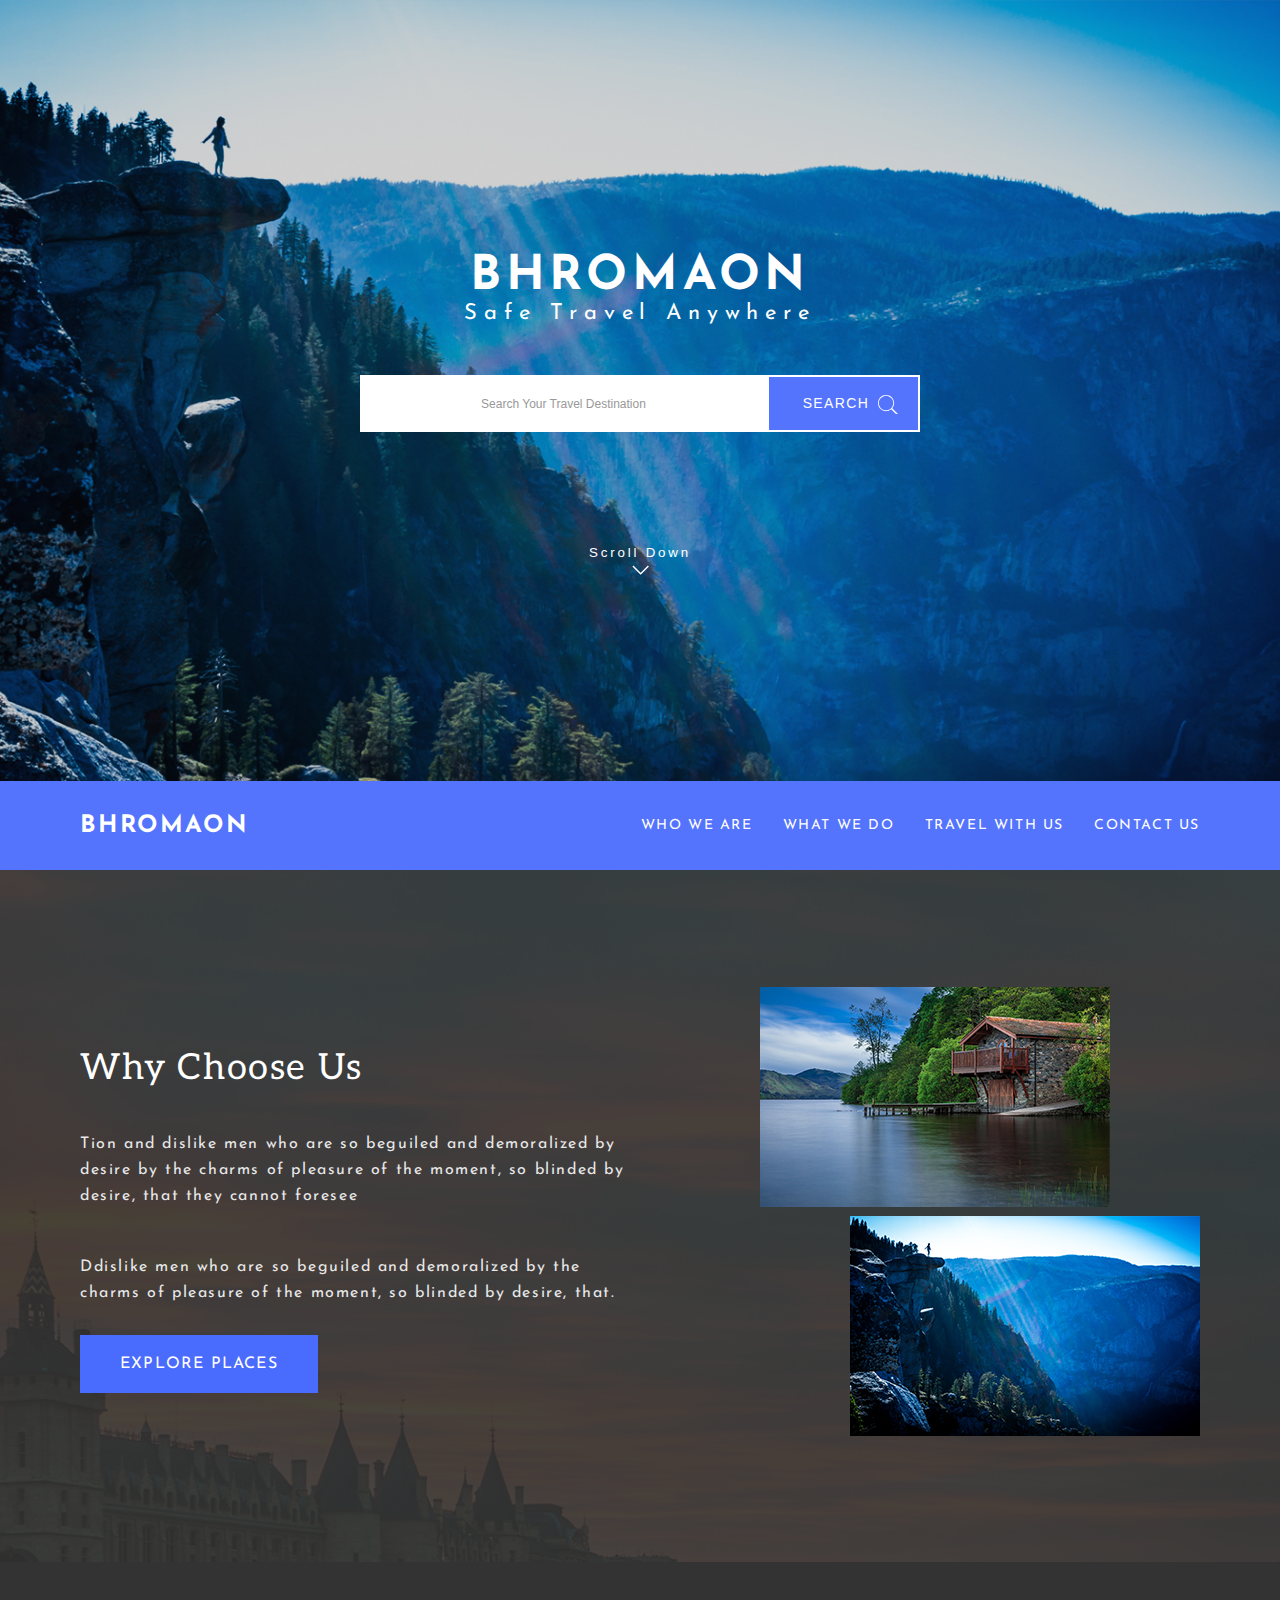
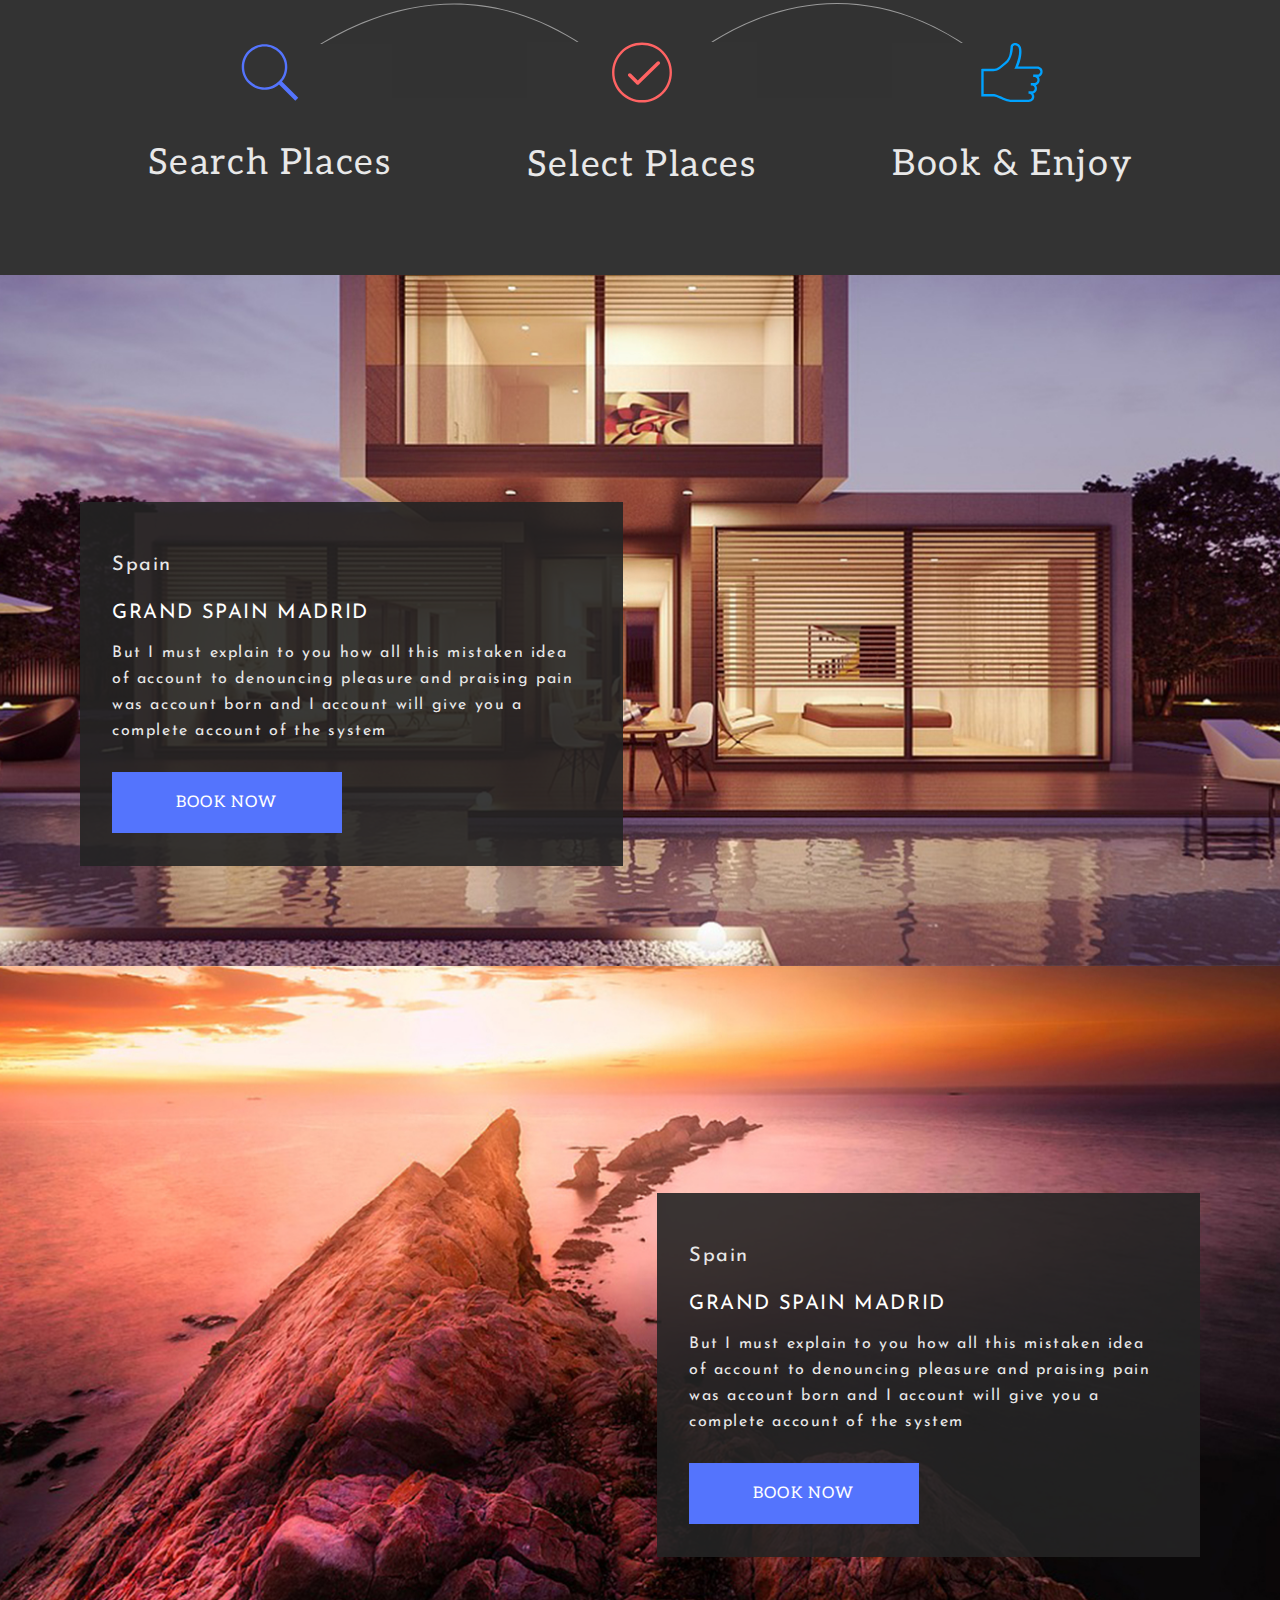
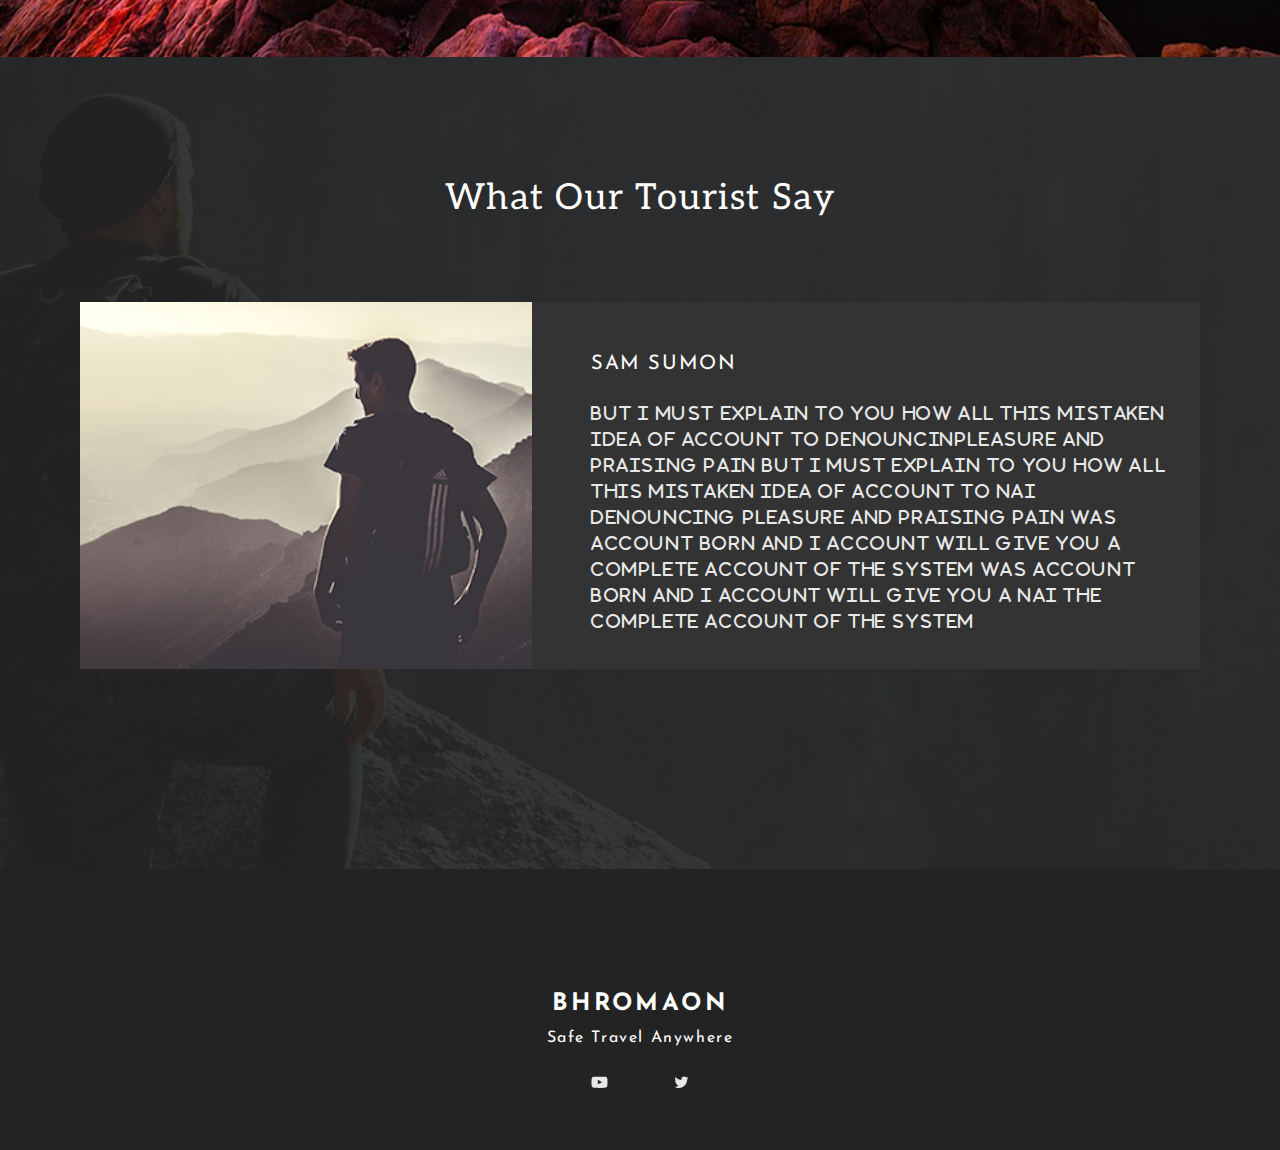
<file: Bhromaon/index.html>
<!DOCTYPE html>
<html lang="en">
<head>
  <meta charset="UTF-8">
  <meta name="viewport" content="width=device-width, initial-scale=1.0">
  <meta http-equiv="X-UA-Compatible" content="ie=edge">
  <title>Document</title>
  <link rel="preconnect" href="https://fonts.googleapis.com">
  <link rel="preconnect" href="https://fonts.gstatic.com" crossorigin>
  <link href="https://fonts.googleapis.com/css2?family=Aleo&family=Josefin+Sans:wght@400;700&display=swap" rel="stylesheet">
  <link rel="stylesheet" href="css/reset.css">
  <link rel="stylesheet" href="css/slick.css">
  <link rel="stylesheet" href="css/jquery.fancybox.css">
  <link rel="stylesheet" href="css/style.css">
  <link rel="stylesheet" href="css/media.css">
</head>
<body>

  <header class="header">
    <div class="container">
      <h1 class="header__title">Bhromaon</h1>
      <h5 class="header__subtitle">Safe Travel Anywhere</h5>
      <form class="header__form" action="">
        <input class="header__form-input" type="text" placeholder="Search Your Travel Destination">
        <button class="header__form-btn">Search</button>
      </form>
      <button class="header__btn">Scroll Down</button>
    </div>
  </header>

  <section class="subheader">
    <div class="container">
      <div class="subheader__inner">
        <h3 class="subheader__title">Bhromaon</h3>
        <nav class="menu">
          <ul class="subheader__menu">
            <li class="subheader__menu-item"><a class="subheader__menu-link" href="#">Who We Are</a></li>
            <li class="subheader__menu-item"><a class="subheader__menu-link" href="#">What We Do</a></li>
            <li class="subheader__menu-item"><a class="subheader__menu-link" href="#">Travel With Us</a></li>
            <li class="subheader__menu-item"><a class="subheader__menu-link" href="#">Contact Us</a></li>
          </ul>
        </nav>
      </div>
    </div>
  </section>
 
  <section class="choose">
    <div class="container">
      <div class="choose__inner">
        <div class="choose__description">
          <h3 class="choose__title">Why Choose Us</h3>
          <p class="choose__text">
            Tion and dislike men who are so beguiled and demoralized by desire by the charms of pleasure of the moment, so blinded by desire, that they cannot foresee 
          </p>
          <p class="choose__text">
            Ddislike men who are so beguiled and demoralized by the charms of pleasure of the moment, so blinded by desire, that.
          </p>
          <a class="choose__link" href="#">Explore Places</a>
        </div>
        <div class="choose__images">
          <img class="choose__img-1" src="images/choose-1.jpg" alt="">
          <img class="choose__img-2" src="images/choose-2.jpg" alt="">
        </div>
      </div>
    </div>
  </section>
   
  <div class="elements">
    <div class="container">
      <div class="elements__inner">
        <img class="elements__shape" src="images/shape.svg" alt="">
        <div class="elements__item">
          <img class="elements__item-img" src="images/element-img-1.svg" alt="">
          <p class="elements__item-text">Search Places</p>
        </div>
        <div class="elements__item">
          <img class="elements__item-img" src="images/element-img-2.svg" alt="">
          <p class="elements__item-text">Select Places</p>
        </div>
        <div class="elements__item">
          <img class="elements__item-img" src="images/element-img-3.svg" alt="">
          <p class="elements__item-text">Book & Enjoy</p>
        </div>
      </div>
    </div>
  </div>
  
  <section class="country-1">
    <div class="container">
      <div class="country__description">
        <h6 class="country__title">Spain</h6>
        <p class="country__subtitle">Grand Spain Madrid</p>
        <p class="country__text">
          But I must explain to you how all this mistaken idea of account to denouncing pleasure and praising pain was account  born and I account will give you a complete account of the system
        </p>
        <a class="country__link" href="#">Book Now</a>
      </div>
    </div>
  </section>

  <section class="country-2">
    <div class="container">
      <div class="country__description">
        <h6 class="country__title">Spain</h6>
        <p class="country__subtitle">Grand Spain Madrid</p>
        <p class="country__text">
          But I must explain to you how all this mistaken idea of account to denouncing pleasure and praising pain was account  born and I account will give you a complete account of the system
        </p>
        <a class="country__link" href="#">Book Now</a>
      </div>
    </div>
  </section>

  <section class="comments">
    <div class="container">
      <h3 class="comments__title">What Our  Tourist Say</h3>
      <div class="comments__inner">
        <img class="photo" src="images/tourist.jpg" alt="">
        <div class="tourist__data">
          <p class="tourist__name">Sam Sumon</p>
          <blockquote class="tourist__comment">
            But I must explain to you how all this mistaken idea of account to denouncinpleasure and praising pain  But I must explain to you how all this mistaken idea of account to nai denouncing pleasure and praising pain was account  born and I account will give you a complete account of the system was account  born and I account will give you a nai the complete account of the system
          </blockquote>
        </div>
      </div>
    </div>
  </section>
 
  <footer class="footer">
    <div class="footer__inner">
      <h3 class="footer__title">Bhromaon</h3>
      <p class="footer__subtitle">Safe Travel Anywhere</p>
      <div class="footer__social">
        <a class="footer__social-link" href="#">
          <img class="footer__social-img" src="images/youtoobe.svg" alt="">
        </a>
        <a class="footer__social-link" href="#">
          <img class="footer__social-img" src="images/tweeter.svg" alt="">
          </a>
      </div>
    </div>
  </footer>
  
  <script src="https://ajax.googleapis.com/ajax/libs/jquery/3.4.1/jquery.min.js"></script>
  <script src="js/slick.min.js"></script>
  <script src="js/jquery.fancybox.min.js"></script>
  <script src="js/main.js"></script>
</body>
</html>
</file>
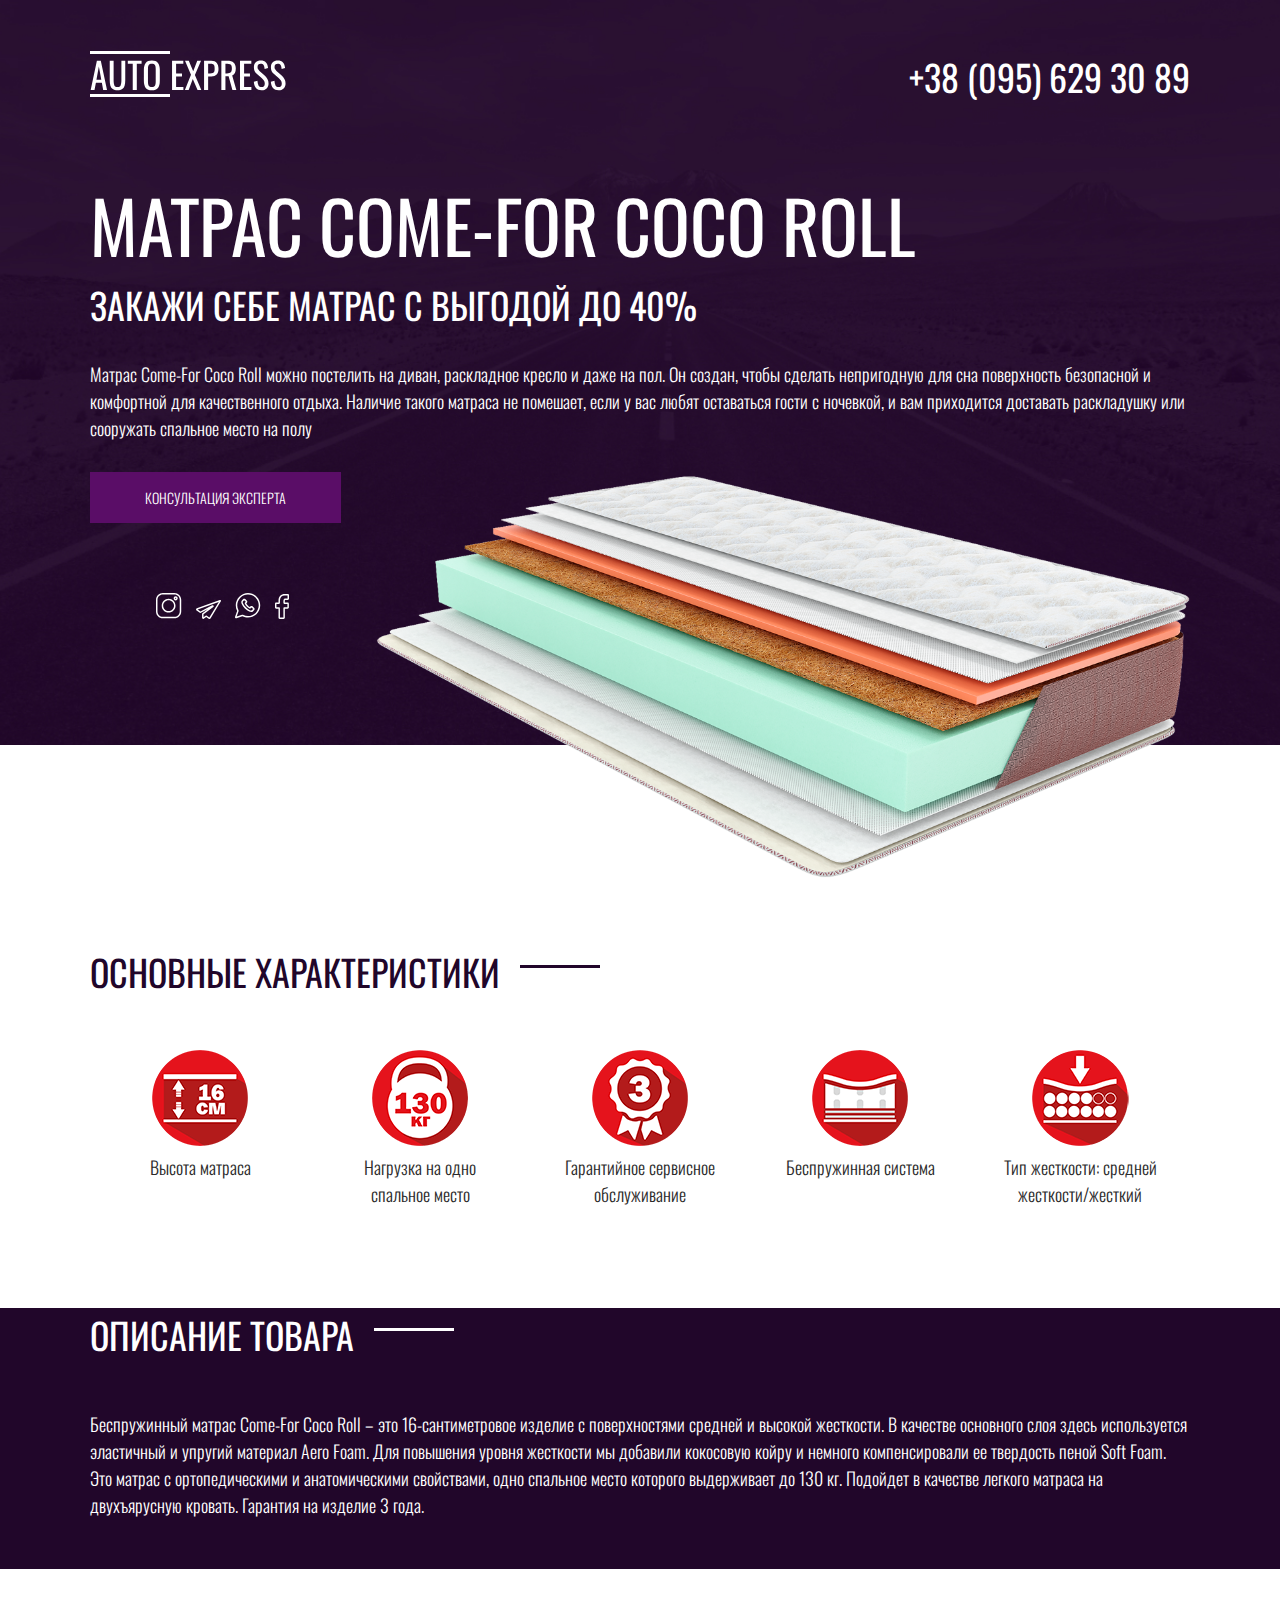
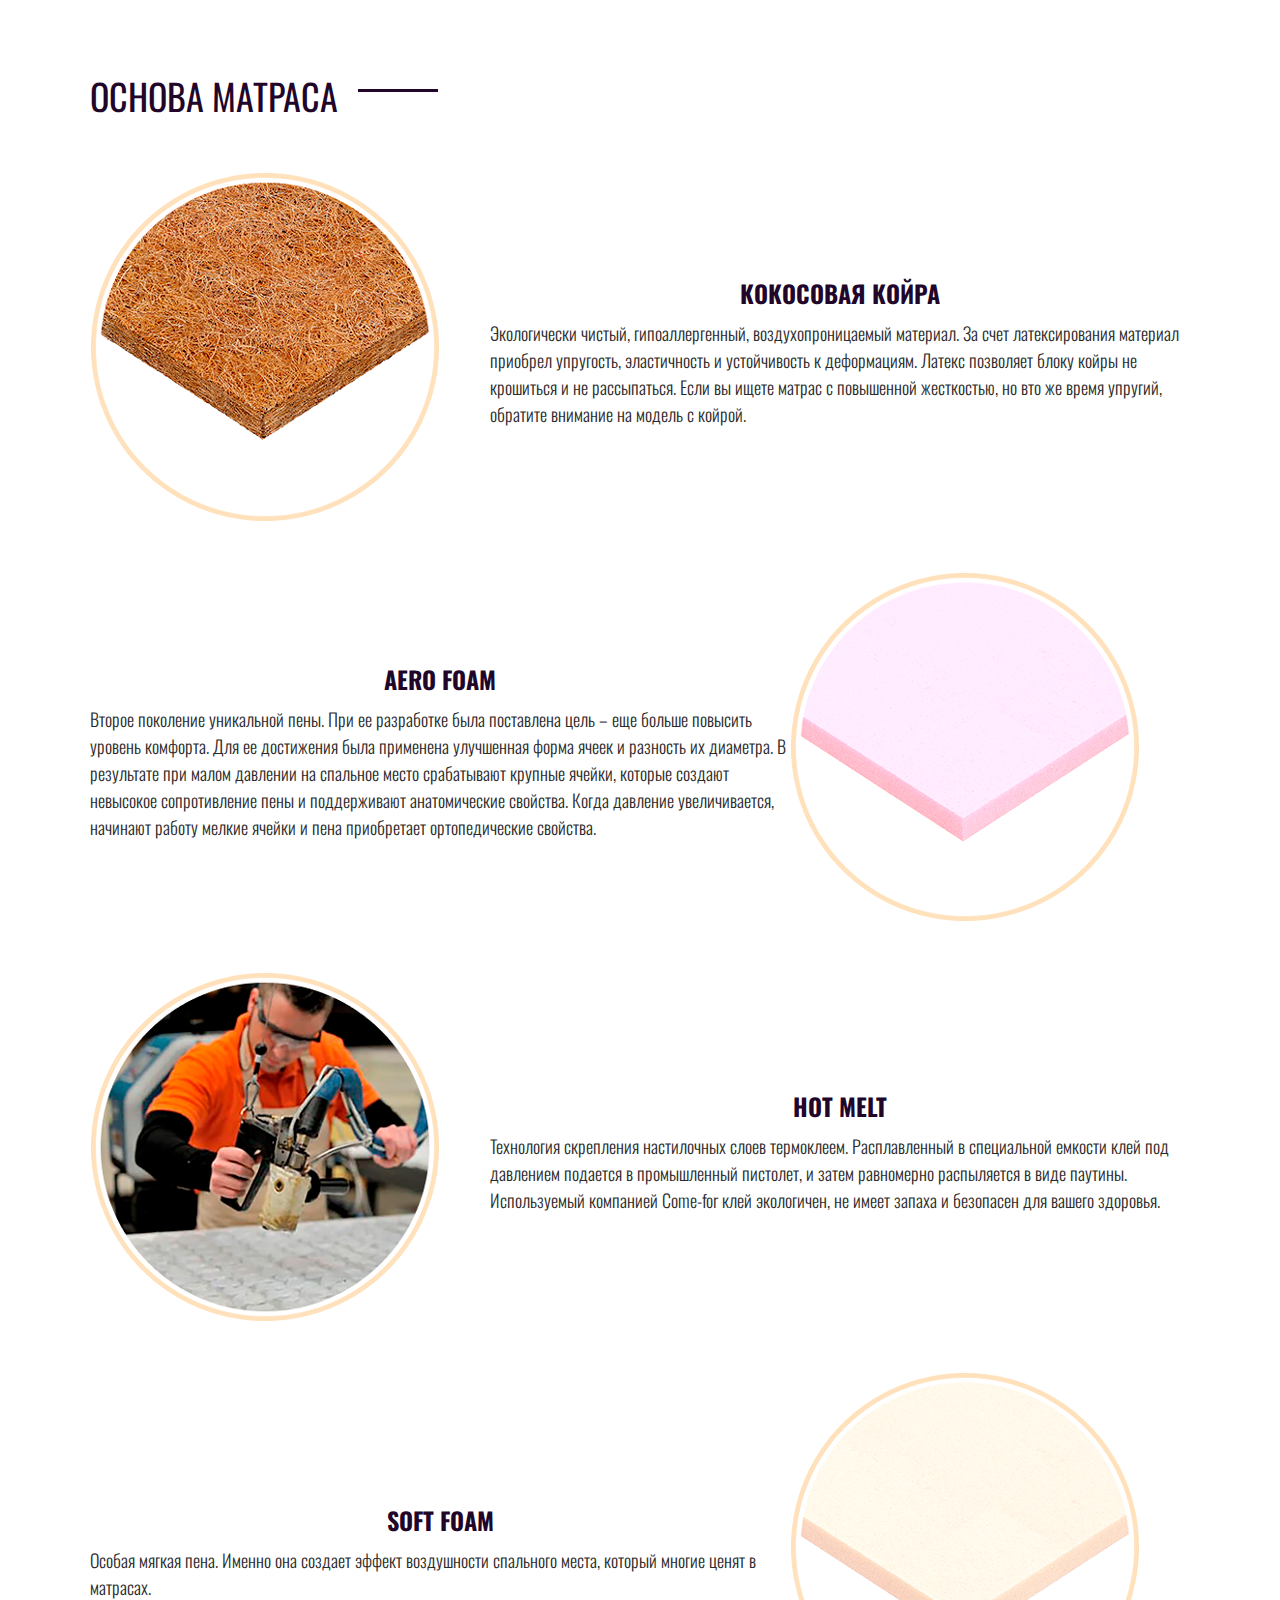
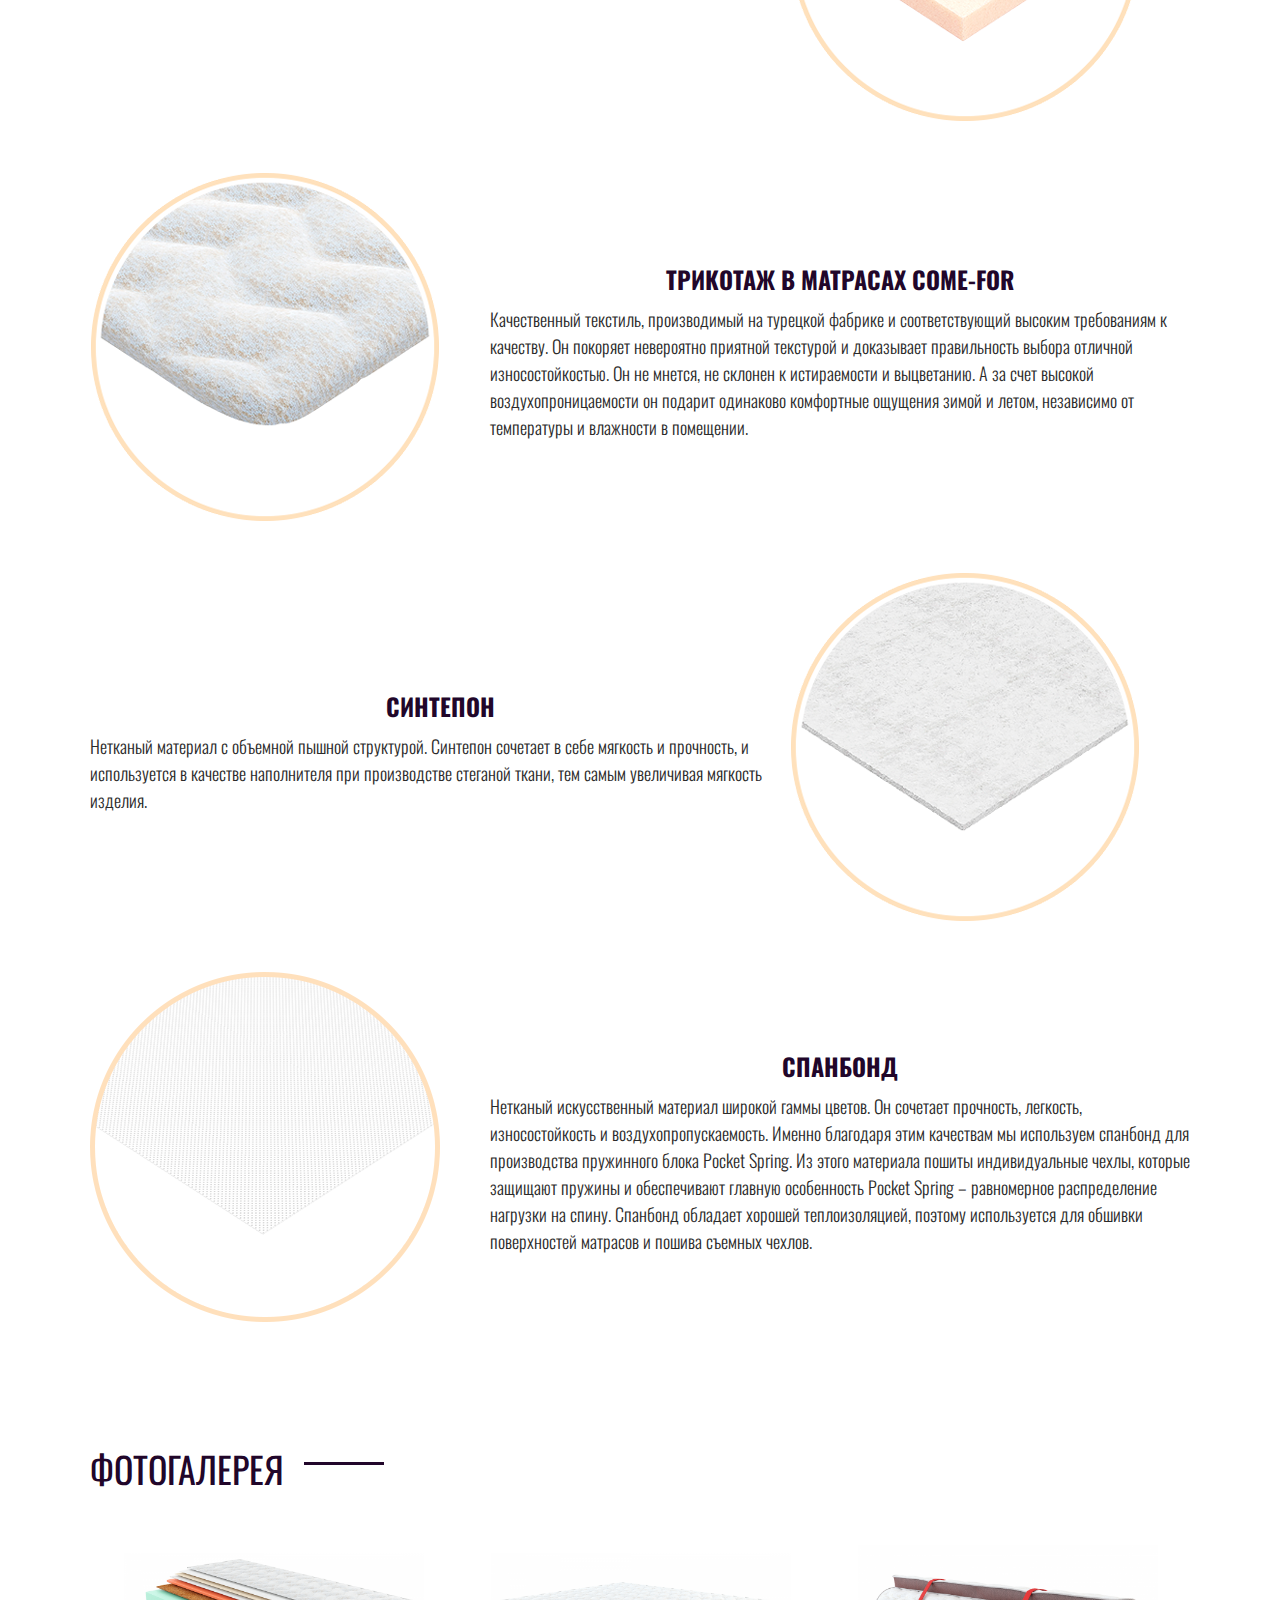
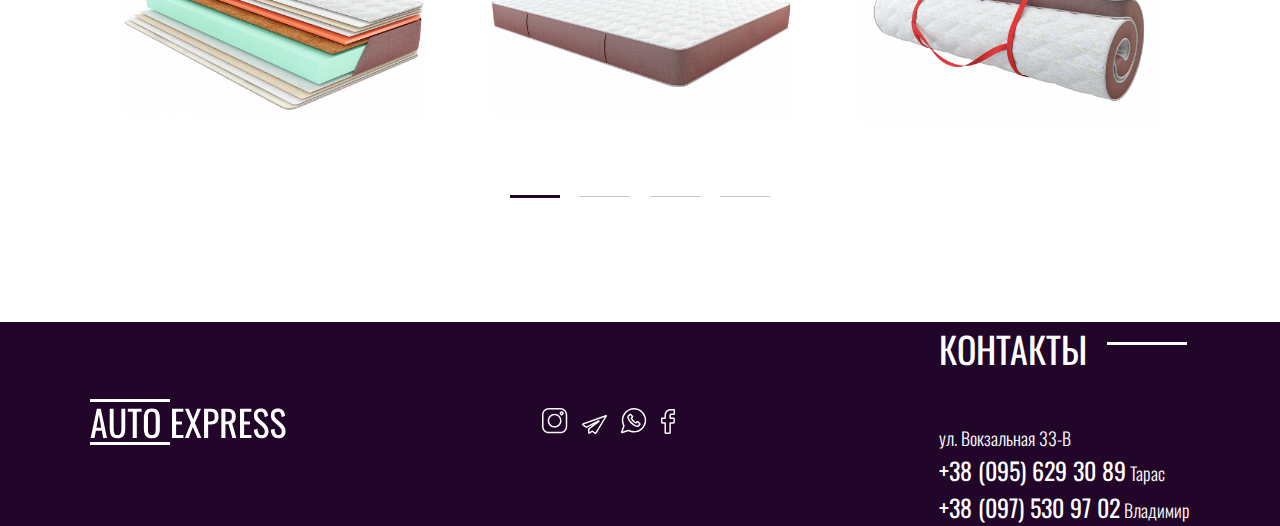
<file: Cocorol/index.html>
<!DOCTYPE html>
<html lang="en">
<head>
  <meta charset="UTF-8">
  <meta name="viewport" content="width=device-width, initial-scale=1.0">
  <meta http-equiv="X-UA-Compatible" content="ie=edge">
  <title>Document</title>
  <link rel="preconnect" href="https://fonts.googleapis.com">
  <link rel="preconnect" href="https://fonts.gstatic.com" crossorigin>
  <link href="https://fonts.googleapis.com/css2?family=Oswald:wght@300;400&display=swap" rel="stylesheet">
  <link rel="stylesheet" href="css/reset.css">
  <link rel="stylesheet" href="css/slick.css">
  <link rel="stylesheet" href="css/magnific-popup.css">
  <link rel="stylesheet" href="css/jquery.fancybox.css">
  <link rel="stylesheet" href="css/style.css">
</head>
<body>
  
  <!-- Блок "header" -->
  <header class="header">
    <div class="container">

      <div class="header__top">
        <a class="logo" href="#"><img class="logo-img" src="images/logo.svg" alt="logo"></a>
        <a class="phone" href="tel:+380956293089">+38 (095) 629 30 89</a>
      </div>

      <h1 class="header__title">Матрас Come-For Coco Roll</h1>
      <h2 class="header__subtitle">ЗАКАЖИ СЕБЕ матрас С ВЫГОДОЙ ДО 40%</h2>
      <p class="header__text">
        Матрас Come-For Coco Roll можно постелить на диван, раскладное кресло и даже на пол. Он создан, чтобы сделать непригодную для сна поверхность безопасной и комфортной для качественного отдыха. Наличие такого матраса не помешает, если у вас любят оставаться гости с ночевкой, и вам приходится доставать раскладушку или сооружать спальное место на полу
      </p>
      <a class="header__link" href="#">КОНСУЛЬТАЦИЯ ЭКСПЕРТА</a>

      <div class="icons">
        <img class="icons-img" src="images/instagram.svg" alt="instagram">
        <img class="icons-img" src="images/telegram.svg" alt="telegram">
        <img class="icons-img" src="images/whatsapp.svg" alt="whatsapp">
        <img class="icons-img" src="images/facebook.svg" alt="facebook">
      </div>
      <div class="header__img"><img class="header__img--block" src="images/Coco-Roll.png" alt="header-img"></div>
    </div>
  </header>
  <!-- Блок "Основные характеристики" -->
  <section class="main-characteristics">
    <div class="container">
      <h2 class="title-1">Основные характеристики</h2>
      <div class="main-characteristics__inner">
        <div class="main-characteristics__block">
          <img class="main-characteristics__img" src="images/characteristics-1.png" alt="characteristics-1">
          <p class="main-characteristics__descr">Высота матраса</p>
        </div>
        <div class="main-characteristics__block">
          <img class="main-characteristics__img" src="images/characteristics-2.png" alt="characteristics-2">
          <p class="main-characteristics__descr">Нагрузка на одно спальное место</p>
        </div>
        <div class="main-characteristics__block">
          <img class="main-characteristics__img" src="images/characteristics-3.png" alt="characteristics-3">
          <p class="main-characteristics__descr">Гарантийное сервисное обслуживание</p>
        </div>
        <div class="main-characteristics__block">
          <img class="main-characteristics__img" src="images/characteristics-4.png" alt="characteristics-4">
          <p class="main-characteristics__descr">Беспружинная система</p>
        </div>
        <div class="main-characteristics__block">
          <img class="main-characteristics__img" src="images/characteristics-5.png" alt="characteristics-5">
          <p class="main-characteristics__descr">Тип жесткости: средней жесткости/жесткий</p>
        </div>
      </div>
    </div>
  </section>

  <!-- Блок "Описание товара" -->
  <section class="product-description">
    <div class="container">
      <h2 class="title-2">Описание товара</h2>
      <p class="product-description__text">
        Беспружинный матрас Come-For Coco Roll – это 16-сантиметровое изделие с поверхностями средней и высокой жесткости. В качестве основного слоя здесь используется эластичный и упругий материал Aero Foam. Для повышения уровня жесткости мы добавили кокосовую койру и немного компенсировали ее твердость пеной Soft Foam. Это матрас с ортопедическими и анатомическими свойствами, одно спальное место которого выдерживает до 130 кг. Подойдет в качестве легкого матраса на двухъярусную кровать. Гарантия на изделие 3 года.
      </p>
    </div>
  </section>

  <!-- блок "Основа матраса" -->
  <section class="mattress-base">
    <div class="container">
      <div class="mattress-base__inner">
        <h2 class="title-1">Основа матраса</h2>
        <div class="mattress-base__box">
          <img class="mattress-base__img" src="images/item-1.png" alt="item-1"></img>
          <div class="mattress-base__box--text">
            <h2 class="mattress-base__box--title">Кокосовая койра</h2>
            <p class="mattress-base__text">
              Экологически чистый, гипоаллергенный, воздухопроницаемый материал. За счет латексирования материал приобрел упругость, эластичность и устойчивость к деформациям. Латекс позволяет блоку койры не крошиться и не рассыпаться. Если вы ищете матрас с повышенной жесткостью, но вто же время упругий, обратите внимание на модель с койрой.
            </p>
          </div>
        </div>
        <div class="mattress-base__box">
          <img class="mattress-base__img" src="images/item-2.png" alt="item-2"></img>
          <div class="mattress-base__box--text">
            <h2 class="mattress-base__box--title">Aero Foam</h2>
            <p class="mattress-base__text">
              Второе поколение уникальной пены. При ее разработке была поставлена цель – еще больше повысить уровень комфорта. Для ее достижения была применена улучшенная форма ячеек и разность их диаметра. В результате при малом давлении на спальное место срабатывают крупные ячейки, которые создают невысокое сопротивление пены и поддерживают анатомические свойства. Когда давление увеличивается, начинают работу мелкие ячейки и пена приобретает ортопедические свойства.
            </p>
          </div>
        </div>
        <div class="mattress-base__box">
          <img class="mattress-base__img" src="images/item-3.png" alt="item-3"></img>
          <div class="mattress-base__box--text">
            <h2 class="mattress-base__box--title">Hot melt</h2>
            <p class="mattress-base__text">
              Технология скрепления настилочных слоев термоклеем. Расплавленный в специальной емкости клей под давлением подается в промышленный пистолет, и затем равномерно распыляется в виде паутины. Используемый компанией Come-for клей экологичен, не имеет запаха и безопасен для вашего здоровья.
            </p>
          </div>
        </div>
        <div class="mattress-base__box">
          <img class="mattress-base__img" src="images/item-4.png" alt="item-4"></img>
          <div class="mattress-base__box--text">
            <h2 class="mattress-base__box--title">Soft Foam</h2>
            <p class="mattress-base__text">
              Особая мягкая пена. Именно она создает эффект воздушности спального места, который многие ценят в матрасах.
            </p>
          </div>
        </div>
        <div class="mattress-base__box">
          <img class="mattress-base__img" src="images/item-5.png" alt="item-5"></img>
          <div class="mattress-base__box--text">
            <h2 class="mattress-base__box--title">Трикотаж в матрасах Come-for</h2>
            <p class="mattress-base__text">
              Качественный текстиль, производимый на турецкой фабрике и соответствующий высоким требованиям к качеству. Он покоряет невероятно приятной текстурой и доказывает правильность выбора отличной износостойкостью. Он не мнется, не склонен к истираемости и выцветанию. А за счет высокой воздухопроницаемости он подарит одинаково комфортные ощущения зимой и летом, независимо от температуры и влажности в помещении.
            </p>
          </div>
        </div>
        <div class="mattress-base__box">
          <img class="mattress-base__img" src="images/item-6.png" alt="item-6"></img>
          <div class="mattress-base__box--text">
            <h2 class="mattress-base__box--title">Синтепон</h2>
            <p class="mattress-base__text">
              Нетканый материал с объемной пышной структурой. Синтепон сочетает в себе мягкость и прочность, и используется в качестве наполнителя при производстве стеганой ткани, тем самым увеличивая мягкость изделия.
            </p>
          </div>
        </div>
        <div class="mattress-base__box">
          <img class="mattress-base__img" src="images/item-7.png" alt="item-7"></img>
          <div class="mattress-base__box--text">
            <h2 class="mattress-base__box--title">Спанбонд</h2>
            <p class="mattress-base__text">
              Нетканый искусственный материал широкой гаммы цветов. Он сочетает прочность, легкость, износостойкость и воздухопропускаемость. Именно благодаря этим качествам мы используем спанбонд для производства пружинного блока Pocket Spring. Из этого материала пошиты индивидуальные чехлы, которые защищают пружины и обеспечивают главную особенность Pocket Spring – равномерное распределение нагрузки на спину. Спанбонд обладает хорошей теплоизоляцией, поэтому используется для обшивки поверхностей матрасов и пошива съемных чехлов.
            </p>
          </div>
        </div>
      </div>
    </div>
  </section>

  <!-- Блок "Слайдер" -->
  <section class="gallery">
    <div class="container">
      <h2 class="title-1">Фотогалерея</h2>
      <div class="gallery__slider">
        <div class="gallery__item-inner">
          <a href="images/gallery-1.png" class="gallery__item-link">
            <img class="gallery__item-img" src="images/gallery-1.png" alt="gallery-1">
          </a>
          <a href="images/gallery-2.png" class="gallery__item-link">
            <img class="gallery__item-img" src="images/gallery-2.png" alt="gallery-2">
          </a>
          <a href="images/gallery-3.png" class="gallery__item-link">
            <img class="gallery__item-img" src="images/gallery-3.png" alt="gallery-3">
          </a>
          <a href="images/gallery-4.png" class="gallery__item-link">
            <img class="gallery__item-img" src="images/gallery-4.png" alt="gallery-4">
          </a>
        </div>
      </div>
    </div>
  </section>

  <footer class="footer">
    <div class="container">
      <div class="footer__box">
        <a class="logo" href="#"><img class="logo-img" src="images/logo.svg" alt="logo"></a>
        <div class="icons footer__icons">
          <img class="icons-img" src="images/instagram.svg" alt="instagram">
          <img class="icons-img" src="images/telegram.svg" alt="telegram">
          <img class="icons-img" src="images/whatsapp.svg" alt="whatsapp">
          <img class="icons-img" src="images/facebook.svg" alt="facebook">
        </div>
        <div class="contacts">
          <h2 class="title-2">Контакты</h2>
          <p>ул. Вокзальная 33-В</p>
          <a class="footer__phone" href="tel:+380956293089">+38 (095) 629 30 89</a> Тарас <br>
          <a class="footer__phone" href="tel:+380956293089">+38 (097) 530 97 02</a> Владимир
        </div>
      </div>
    </div>
  </footer>

  <script src="https://ajax.googleapis.com/ajax/libs/jquery/3.4.1/jquery.min.js"></script>
  <script src="js/slick.min.js"></script>
  <script src="js/jquery.magnific-popup.min.js"></script>
  <script src="js/jquery.fancybox.min.js"></script>
  <script src="js/main.js"></script>
</body>
</html>
</file>
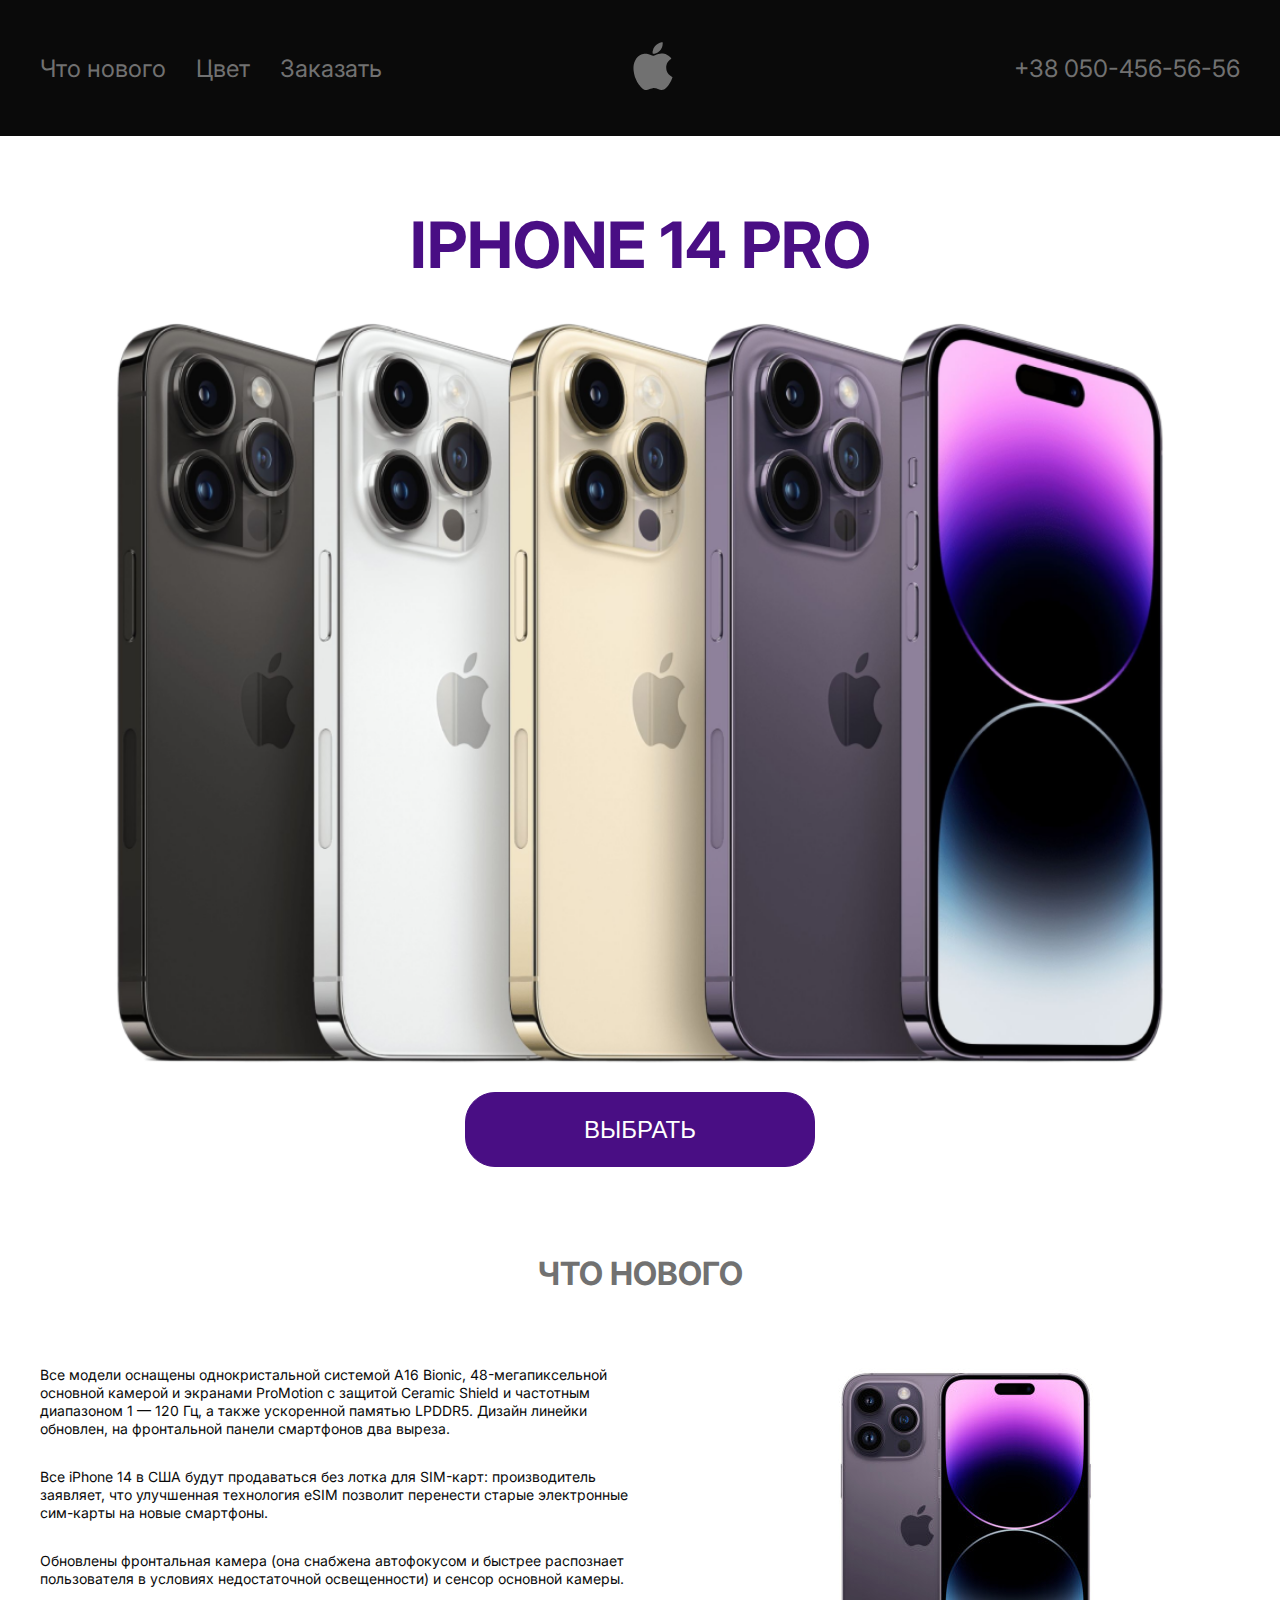
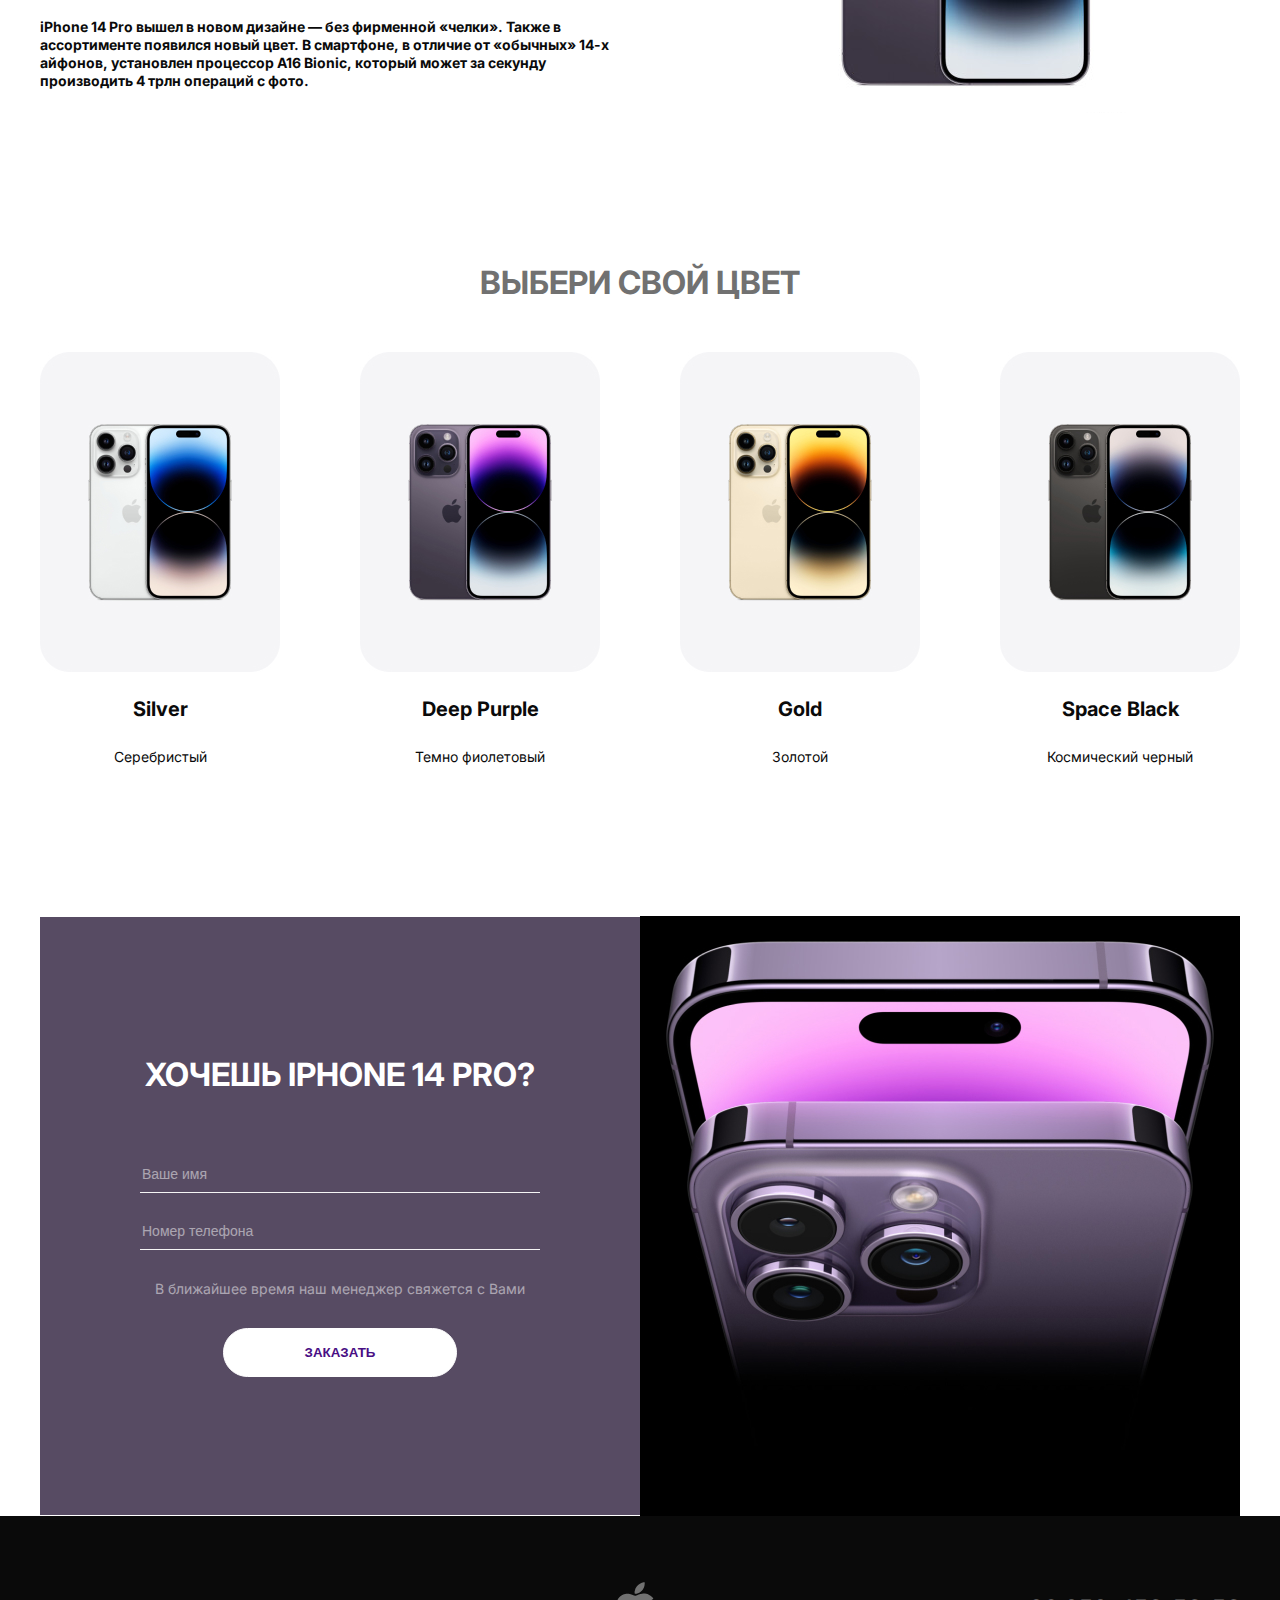
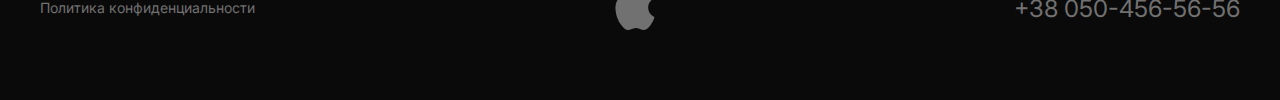
<file: iphone14pro/index.html>
<!DOCTYPE html>
<html lang="en">
<head>
  <meta charset="UTF-8">
  <meta name="viewport" content="width=device-width, initial-scale=1.0">
  <meta http-equiv="X-UA-Compatible" content="ie=edge">
  <title>Iphone 14 pro</title>
  <link rel="preconnect" href="https://fonts.googleapis.com">
  <link rel="preconnect" href="https://fonts.gstatic.com" crossorigin>
  <link href="https://fonts.googleapis.com/css2?family=Inter:wght@400;700&display=swap" rel="stylesheet">
  <link rel="stylesheet" href="css/reset.css">
  <link rel="stylesheet" href="css/slick.css">
  <link rel="stylesheet" href="css/jquery.fancybox.css">
  <link rel="stylesheet" href="css/style.css">
</head>
<body>
  
  <header class="header">
     <div class="header__top">
        <div class="container">
          <div class="header__inner">
            <nav class="menu">
              <ul class="menu__list">
                <li class="menu__item"><a class="menu__link" href="#news">Что нового</a></li>
                <li class="menu__item"><a class="menu__link" href="#colors">Цвет</a></li>
                <li class="menu__item"><a class="menu__link" href="#order">Заказать</a></li>
              </ul>
            </nav>
            <a class="header__top-link logo-link" href="#"><img class="logo" src="images/logo.svg" alt=""></a>
            <a class="phone" href="tel:380504565656">+38 050-456-56-56</a>
          </div>
        </div>
     </div>
    <div class="header__pledge">
      <div class="container">
        <h1 class="header__pledge-title">IPHONE 14 PRO</h1>
        <img class="header__pledge-img" src="images/iphone.png" alt="">
        <button class="header__pledge-btn" type="button">ВЫБРАТЬ</button>
      </div>
    </div>
  </header>
  
  <section class="news">
    <div class="container">
      <a name="news"></a>
      <h3 class="news__title">ЧТО НОВОГО</h3>
      <div class="news__inner">
        <div class="news__description">
          <p class="news__text">
            Все модели оснащены однокристальной системой A16 Bionic, 48-мегапиксельной основной камерой и экранами ProMotion с защитой Ceramic Shield и частотным диапазоном 1 — 120 Гц, а также ускоренной памятью LPDDR5. Дизайн линейки обновлен, на фронтальной панели смартфонов два выреза. 
          </p>
          <p class="news__text">
            Все iPhone 14 в США будут продаваться без лотка для SIM-карт: производитель заявляет, что улучшенная технология eSIM позволит перенести старые электронные сим-карты на новые смартфоны.
          </p>
          <p class="news__text">
            Обновлены фронтальная камера (она снабжена автофокусом и быстрее распознает пользователя в условиях недостаточной освещенности) и сенсор основной камеры.
          </p>
          <p class="news__text">
            <b>iPhone 14 Pro вышел в новом дизайне — без фирменной «челки». Также в ассортименте появился новый цвет. В смартфоне, в отличие от «обычных» 14-х айфонов, установлен процессор A16 Bionic, который может за секунду производить 4 трлн операций с фото.</b>
          </p>
        </div>
        <img class="news__img" src="images/news-1.png" alt="">
      </div>
    </div>
  </section>

  <section class="colors">
    <div class="container">
      <a name="colors"></a>
      <h3 class="color__title">ВЫБЕРИ СВОЙ ЦВЕТ</h3>
      <div class="colors__inner">
        <div class="colors__item">
          <img class="colors__img" src="images/color-1.jpg" alt="">
          <h6 class="colors__item-title">Silver</h6>
          <p class="colors__item-text">Серебристый</p>
        </div>
        <div class="colors__item">
          <img class="colors__img" src="images/color-2.jpg" alt="">
          <h6 class="colors__item-title">Deep purple</h6>
          <p class="colors__item-text">Темно фиолетовый</p>
        </div>
        <div class="colors__item">
          <img class="colors__img" src="images/color-3.jpg" alt="">
          <h6 class="colors__item-title">Gold</h6>
          <p class="colors__item-text">Золотой</p>
        </div>
        <div class="colors__item">
          <img class="colors__img" src="images/color-4.jpg" alt="">
          <h6 class="colors__item-title">Space Black</h6>
          <p class="colors__item-text">Космический черный</p>
        </div>
      </div>
    </div>
  </section>

  <section class="order">
    <div class="container">
      <a name="order"></a>
      <div class="order__inner">
        <div class="order__form">
          <h3 class="order__title">ХОЧЕШЬ IPHONE 14 PRO?</h3>
          <form class="form">
            <input class="order__input" type="text" placeholder="Ваше имя">
            <input class="order__input" type="text" placeholder="Номер телефона">
            <p class="order__text">В ближайшее время наш менеджер свяжется с Вами</p>
            <button class="order__btn" type="submit">ЗАКАЗАТЬ</button>
          </form>
        </div>
        <img class="order__img" src="images/order-img.jpg" alt="">
      </div>
    </div>
  </section>

  <footer class="footer">
    <div class="container">
      <div class="footer__inner">
        <a class="footer__link" href="#">Политика конфиденциальности</a>
        <a class="logo-link" href="#"><img class="logo" src="images/logo.svg" alt=""></a>
        <a class="phone" href="tel:380504565656">+38 050-456-56-56</a>
      </div>
    </div>
  </footer>

  <script src="https://ajax.googleapis.com/ajax/libs/jquery/3.4.1/jquery.min.js"></script>
  <script src="js/slick.min.js"></script>
  <script src="js/jquery.fancybox.min.js"></script>
  <script src="js/main.js"></script>
</body>
</html>
</file>
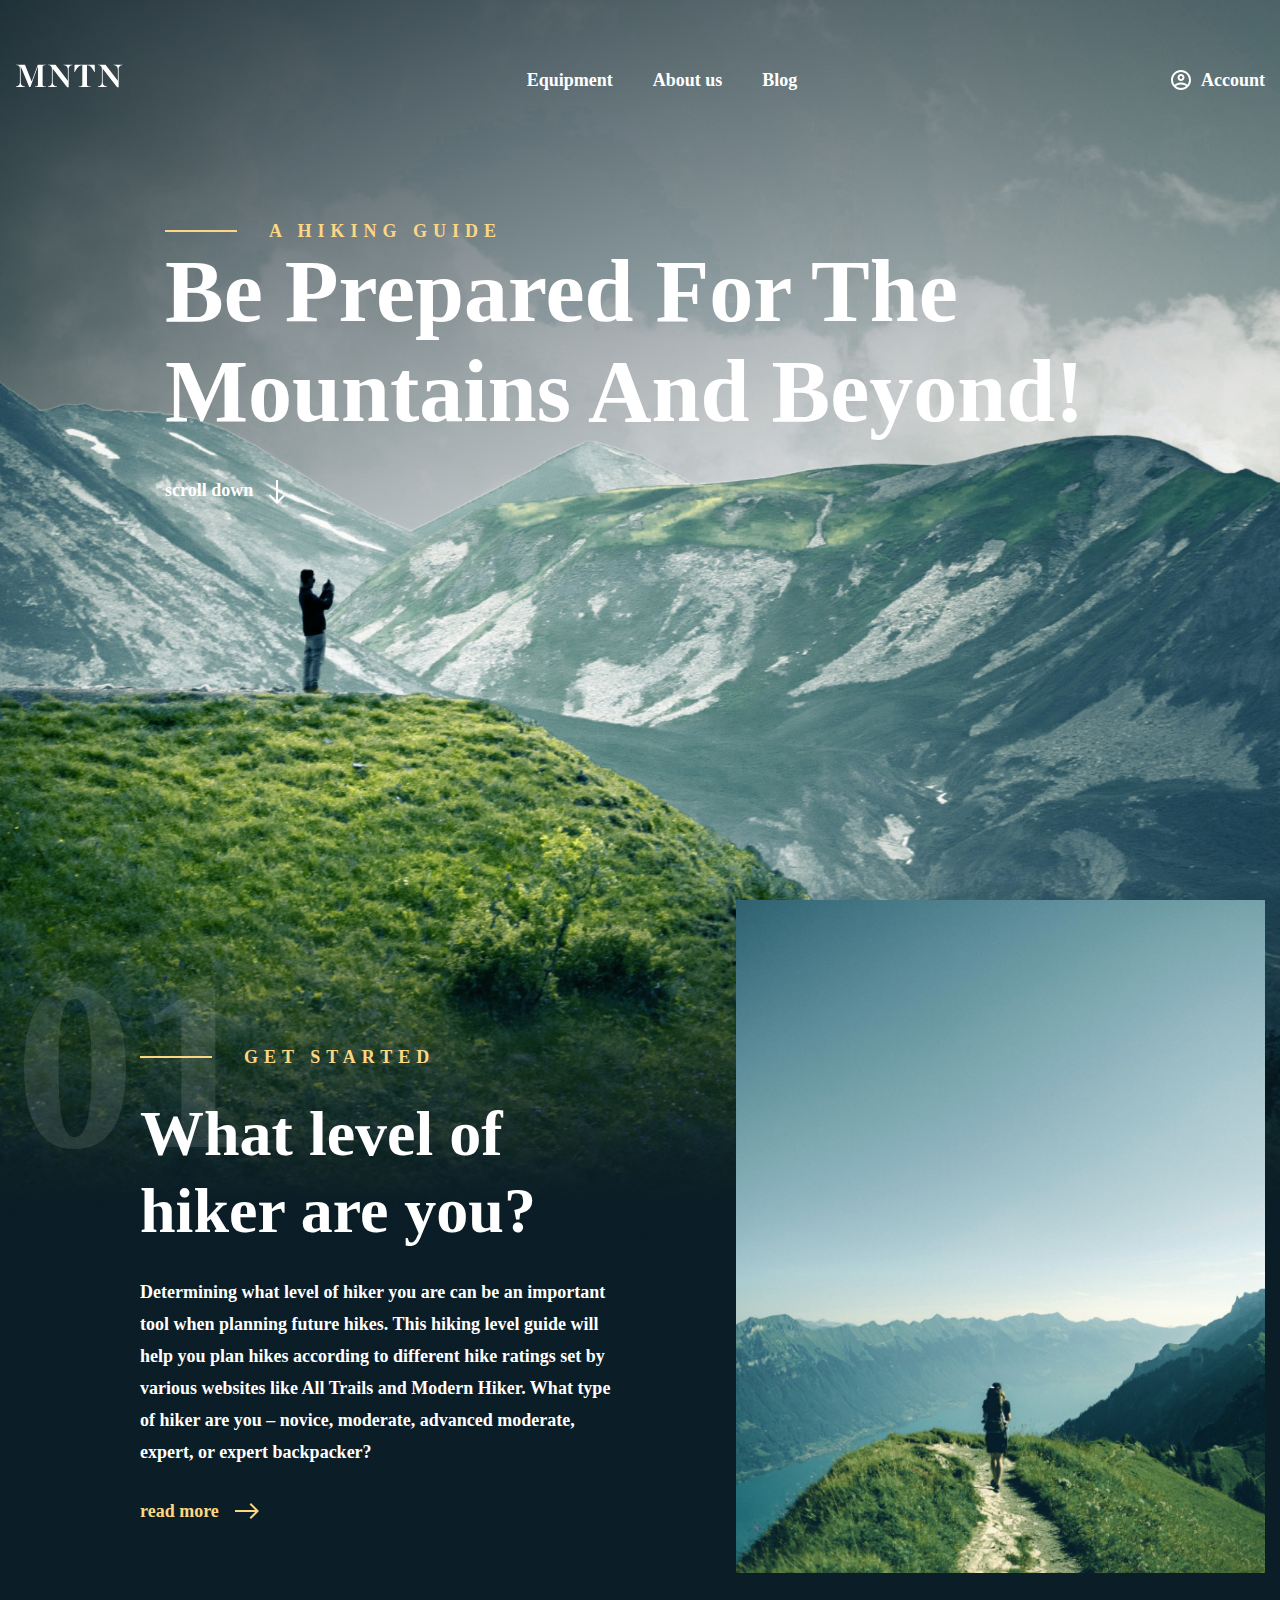
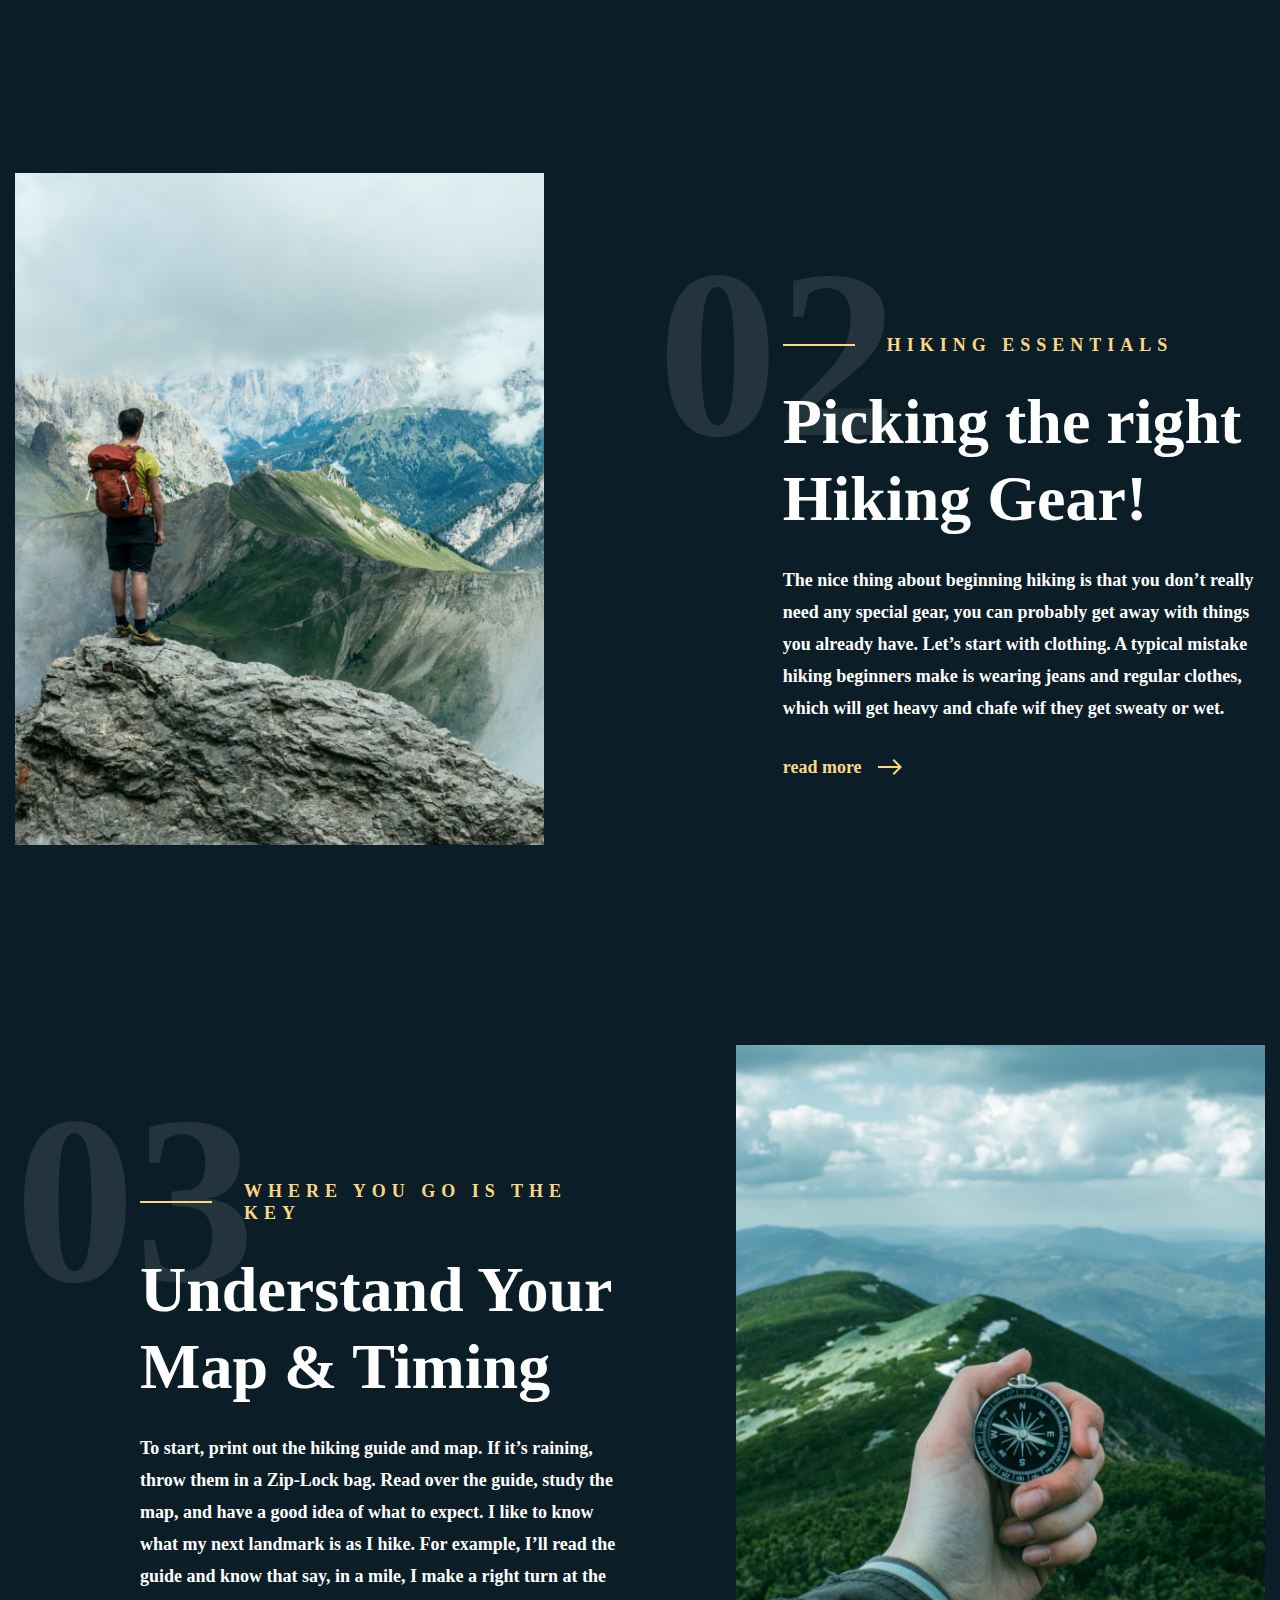
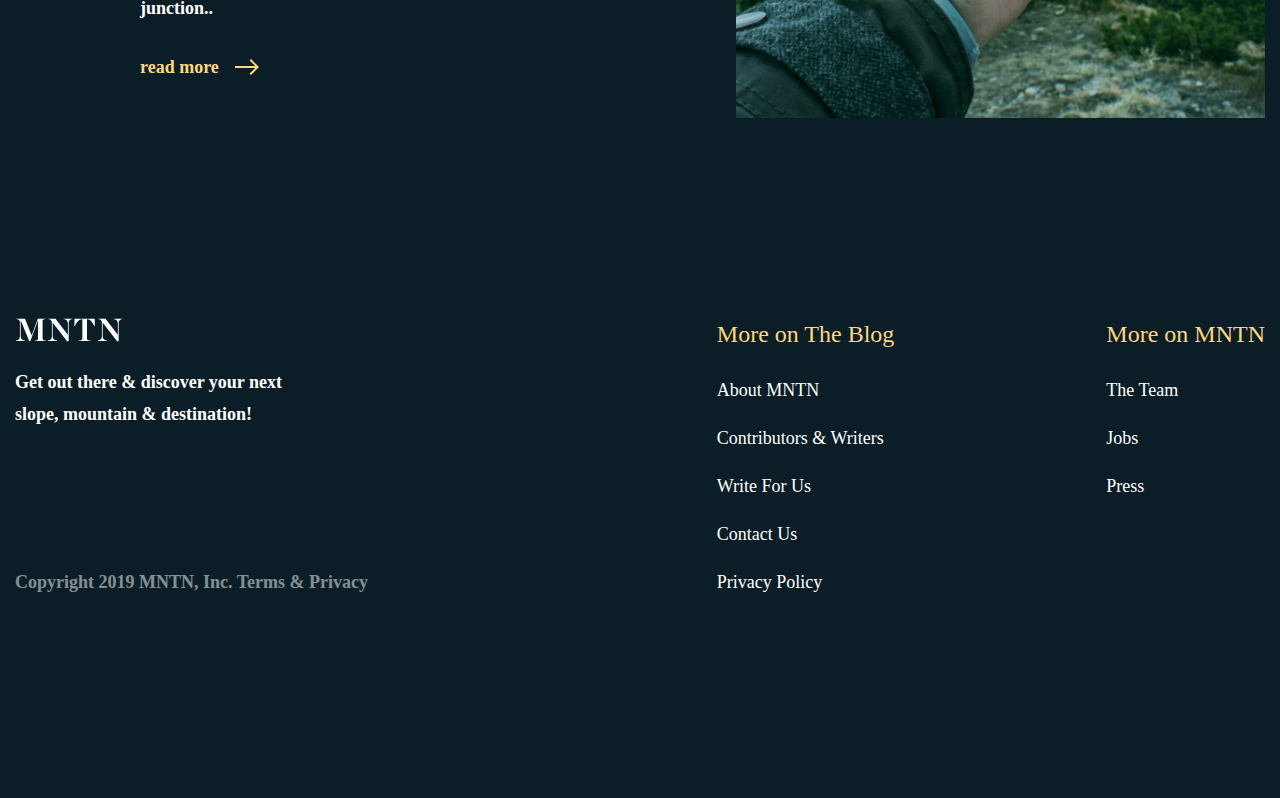
<file: MNTN/index.html>
<!DOCTYPE html>
<html lang="en">

<head>
  <meta charset="UTF-8">
  <meta name="viewport" content="width=device-width, initial-scale=1.0">
  <meta http-equiv="X-UA-Compatible" content="ie=edge">
  <title>MNTN</title>
  <link rel="stylesheet" href="css/reset.css">
  <link rel="stylesheet" href="css/style.css">
</head>

<body>

  <header class="header">
    <div class="big__container">
      <div class="header__inner">
        <a class="logo__link" href="#"><img class="logo" src="images/logo.svg" alt="Logo"></a>

        <nav class="menu">
          <ul class="menu__list">
            <li class="menu__item">
              <a class="menu__link" href="#">
                Equipment
              </a>
            </li>
            <li class="menu__item">
              <a class="menu__link" href="#">
                About us
              </a>
            </li>
            <li class="menu__item">
              <a class="menu__link" href="#">
                Blog
              </a>
            </li>
          </ul>
        </nav>

        <a class="account" href="#">Account</a>
      </div>
    </div>
  </header>

  <main class="main">

    <section class="promo">
      <div class="big__container">
        <div class="promo__inner">
          <div class="promo__info">
            <h3 class="promo__subtitle">
              A Hiking guide
            </h3>
            <h1 class="promo__title">
              Be prepared for the Mountains and beyond!
            </h1>
            <a class="promo__link" href="#">scroll down</a>
          </div>
        </div>
      </div>
    </section>

    <section class="content">
      <div class="container">
        <div class="content__inner">

          <div class="content__item">
            <div class="content__item-info">
              <p class="content__item-number">01</p>
              <div class="description">
                <h3 class="content__item-subtitle">GEt Started</h3>
                <h2 class="content__item-title">What level of hiker are you?</h2>
                <p class="content__item-text">
                  Determining what level of hiker you are can be an important tool when planning future hikes. This hiking level guide will help you plan hikes according to different hike ratings set by various websites like All Trails and Modern Hiker. What type of hiker are you – novice, moderate, advanced moderate, expert, or expert backpacker?
                </p>
                <a class="content__item-link" href="#">read more</a>
              </div>
            </div>
            <div class="content__item-image">
              <img class="content__item-img" src="images/content-1.jpg" alt="Content">
            </div>
          </div>

          <div class="content__item">
            <div class="content__item-info content__item-info--two">
              <p class="content__item-number">02</p>
              <div class="description">
                <h3 class="content__item-subtitle">Hiking Essentials</h3>
                <h2 class="content__item-title">Picking the right Hiking Gear!</h2>
                <p class="content__item-text">
                  The nice thing about beginning hiking is that you don’t really need any special gear, you can probably get away with things you already have. Let’s start with clothing. A typical mistake hiking beginners make is wearing jeans and regular clothes, which will get heavy and chafe wif they get sweaty or wet.
                </p>
                <a class="content__item-link" href="#">read more</a>
              </div>
            </div>
            <div class="content__item-image">
              <img class="content__item-img" src="images/content-2.jpg" alt="Content">
            </div>
          </div>

          <div class="content__item">
            <div class="content__item-info">
              <p class="content__item-number">03</p>
              <div class="description">
                <h3 class="content__item-subtitle">where you go is the key</h3>
                <h2 class="content__item-title">Understand Your Map & Timing</h2>
                <p class="content__item-text">
                  To start, print out the hiking guide and map. If it’s raining, throw them in a Zip-Lock bag. Read over the guide, study the map, and have a good idea of what to expect. I like to know what my next landmark is as I hike. For example, I’ll read the guide and know that say, in a mile, I make a right turn at the junction..
                </p>
                <a class="content__item-link" href="#">read more</a>
              </div>
            </div>
            <div class="content__item-image">
              <img class="content__item-img" src="images/content-3.jpg" alt="Content">
            </div>
          </div>

        </div>
      </div>
    </section>

  </main>

  <footer class="footer">
    <div class="container">
      <div class="footer__inner">
        <div class="footer__info">
          <div class="footer__descr">
            <a class="logo__link" href="#"><img class="logo" src="images/logo.svg" alt="Logo"></a>
            <p class="footer__descr-text">
              Get out there & discover your next slope, mountain & destination!
            </p>
          </div>
          <a class="copyright" href="#">Copyright 2019 MNTN, Inc. Terms & Privacy</a>
        </div>
        <div class="footer__nav">
          <div class="footer__lists">
            <div class="footer__list-1">
              <h5 class="footer__list-title">More on The Blog</h5>
              <ul class="footer__list">
                <li class="footer__list-item"><a class="footer__list-link" href="#">About MNTN</a></li>
                <li class="footer__list-item"><a class="footer__list-link" href="#">Contributors & Writers</a></li>
                <li class="footer__list-item"><a class="footer__list-link" href="#">Write For Us</a></li>
                <li class="footer__list-item"><a class="footer__list-link" href="#">Contact Us</a></li>
                <li class="footer__list-item"><a class="footer__list-link" href="#">Privacy Policy</a></li>
              </ul>
            </div>
            <div class="footer__list-2">
              <h5 class="footer__list-title">More on MNTN</h5>
              <ul class="footer__list">
                <li class="footer__list-item"><a class="footer__list-link" href="#">The Team</a></li>
                <li class="footer__list-item"><a class="footer__list-link" href="#">Jobs</a></li>
                <li class="footer__list-item"><a class="footer__list-link" href="#">Press</a></li>
              </ul>
            </div>
          </div>
        </div>
      </div>
    </div>
  </footer>

  <script src="https://ajax.googleapis.com/ajax/libs/jquery/3.4.1/jquery.min.js"></script>
  <script src="js/slick.min.js"></script>
  <script src="js/jquery.fancybox.min.js"></script>
  <script src="js/main.js"></script>
</body>

</html>
</file>
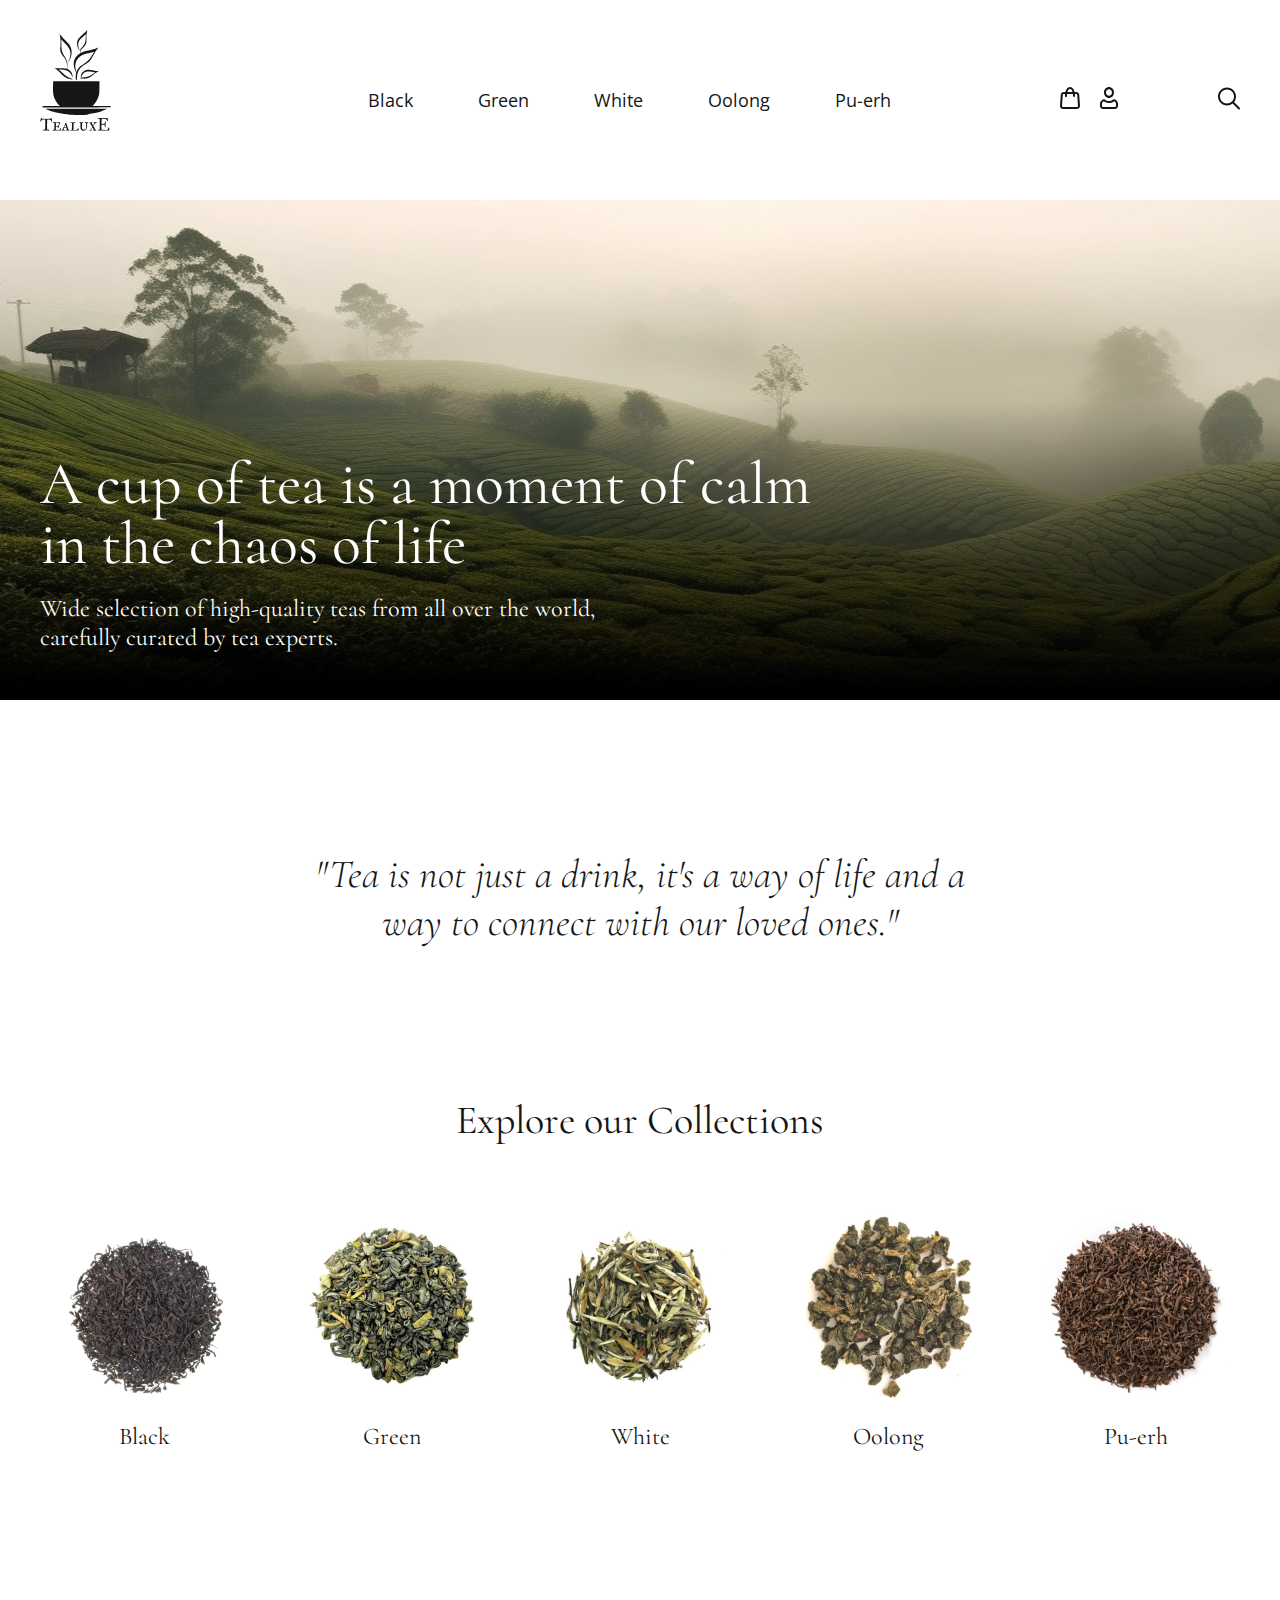
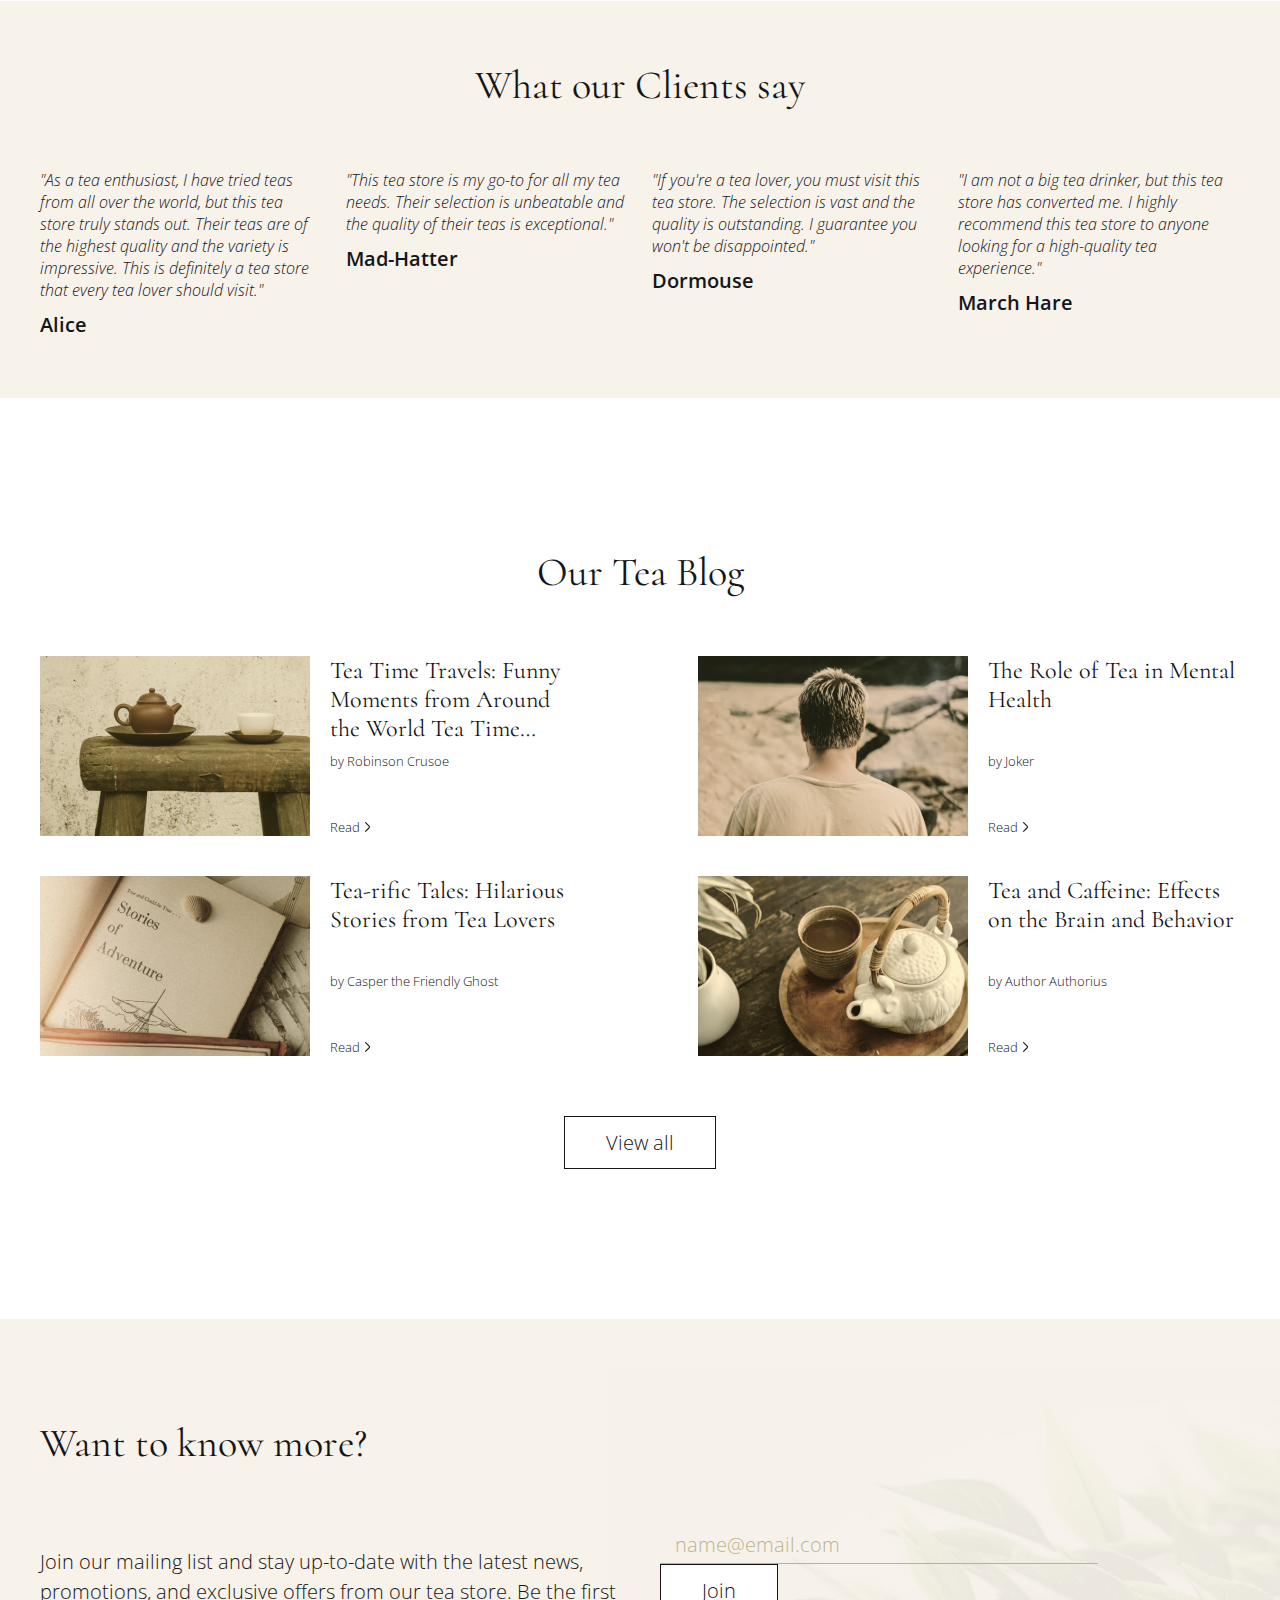
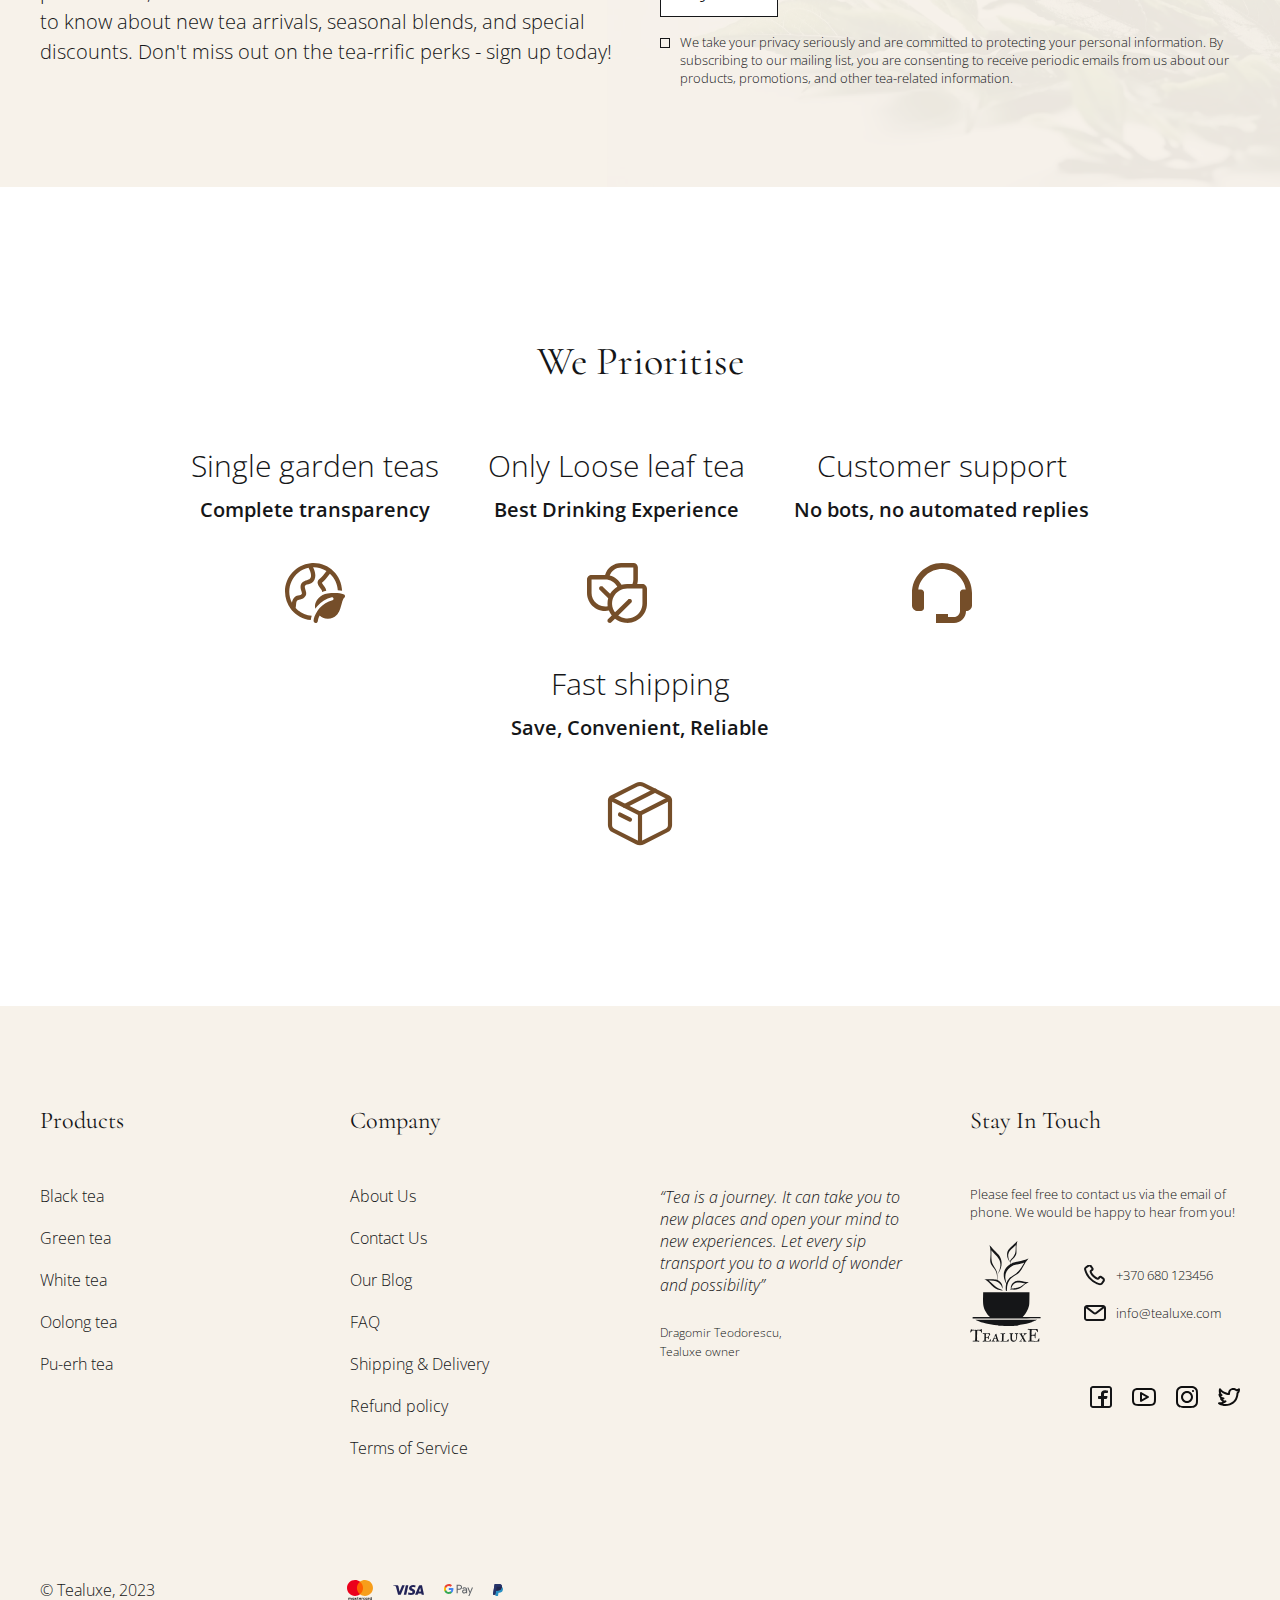
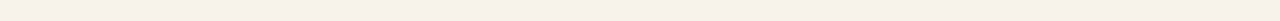
<file: tea/index.html>
<!DOCTYPE html>
<html lang="en">

<head>
  <meta charset="UTF-8">
  <meta name="viewport" content="width=device-width, initial-scale=1.0">
  <meta http-equiv="X-UA-Compatible" content="ie=edge">
  <title>Tea</title>
  <link rel="preconnect" href="https://fonts.googleapis.com">
  <link rel="preconnect" href="https://fonts.gstatic.com" crossorigin>
  <link
    href="https://fonts.googleapis.com/css2?family=Cormorant:ital,wght@0,400;1,300&family=Open+Sans:ital,wght@0,300;0,400;0,600;1,300&display=swap"
    rel="stylesheet">
  <link rel="stylesheet" href="css/reset.css">
  <link rel="stylesheet" href="css/style.css">
</head>

<body>

  <div class="wrapper">
    <header class="header">
      <div class="menu--close"></div>
      <div class="container">
        <div class="header__inner">
          <a class="logo" href="#">
            <img src="images/logo.svg" alt="TealuxE">
          </a>
          <nav class="menu">
            <!-- ul.menu__list>li.menu__item*5>a.menu__link[href="#"] -->
            <button class="menu__btn">
              <span></span>
              <span></span>
              <span></span>
              <span></span>
            </button>
            <ul class="menu__list">
              <li class="menu__close">
                <button class="menu__close-btn">
                  <img src="images/close.svg" alt="close">
                </button>
              </li>
              <li class="menu__item">
                <a class="menu__link" href="#">Black</a>
              </li>
              <li class="menu__item">
                <a class="menu__link" href="#">Green</a>
              </li>
              <li class="menu__item">
                <a class="menu__link" href="#">White</a>
              </li>
              <li class="menu__item">
                <a class="menu__link" href="#">Oolong</a>
              </li>
              <li class="menu__item">
                <a class="menu__link" href="#">Pu-erh</a>
              </li>
              <li class="mobile-nav">
                <ul class="mobile-menu">
                  <li class="mobile-menu__item">
                    <a class="mobile-menu__link" href="#">Contact Us</a>
                  </li>
                  <li class="mobile-menu__item">
                    <a class="mobile-menu__link" href="#">Our Blog</a>
                  </li>
                  <li class="mobile-menu__item">
                    <a class="mobile-menu__link" href="#">Shipping and Delivery</a>
                  </li>
                </ul>
                <ul class="mobile-actions">
                  <li class="mobile-actions__item">
                    <a class="mobile-actions__link" href="#">
                      <img src="images/cart.svg" alt="cart">
                    </a>
                  </li>
                  <li class="mobile-actions__item">
                    <a class="mobile-actions__link" href="#">
                      <img src="images/user.svg" alt="user">
                    </a>
                  </li>
                  <li class="mobile-actions__item">
                    <a class="mobile-actions__link" href="#">
                      <img src="images/search.svg" alt="search">
                    </a>
                  </li>
                </ul>
              </li>
            </ul>
            <!-- ==================================================== -->
          </nav>
          <ul class="user-action">
            <li class="user-action__item">
              <a class="user-action__link" href="#">
                <img src="images/cart.svg" alt="cart">
              </a>
            </li>
            <li class="user-action__item">
              <a class="user-action__link" href="#">
                <img src="images/user.svg" alt="user">
              </a>
            </li>
            <li class="user-action__item">
              <a class="user-action__link" href="#">
                <img src="images/search.svg" alt="search">
              </a>
              <!-- <search>
                <form action="#">
                  <input type="search" placeholder="Search">
                  <button type="submit">
                    <img src="images/search.svg" alt="search">
                  </button>
                </form>
              </search> -->
            </li>
          </ul>
        </div>
      </div>
    </header>

    <main class="main">

      <section class="top">
        <div class="container">
          <div class="top__inner">
            <h1 class="top__title">
              A cup of tea is a moment of calm in the chaos of life
            </h1>
            <h3 class="top__text">
              Wide selection of high-quality teas from all over the world, carefully curated by tea experts.
            </h3>
          </div>
        </div>
      </section>
      <blockquote class="blockquote">
        <p class="blockquote__text">
          "Tea is not just a drink, it's a way of life and a way to connect with our loved ones."
        </p>
      </blockquote>
      <section class="assortment">
        <div class="container">
          <h3 class="assortment__title">
            Explore our Collections
          </h3>
          <ul class="assortment__list">
            <!-- li.assortment__item*5>img.assortment__img[src="images/assortment-$.png"][alt="assortment-$"]+p.assortment__name{Black} -->
            <li class="assortment__item">
              <img class="assortment__img" src="images/assortment-1.png" alt="assortment-1">
              <p class="assortment__name">Black</p>
            </li>
            <li class="assortment__item">
              <img class="assortment__img" src="images/assortment-2.png" alt="assortment-2">
              <p class="assortment__name">Green</p>
            </li>
            <li class="assortment__item">
              <img class="assortment__img" src="images/assortment-3.png" alt="assortment-3">
              <p class="assortment__name">White</p>
            </li>
            <li class="assortment__item">
              <img class="assortment__img" src="images/assortment-4.png" alt="assortment-4">
              <p class="assortment__name">Oolong</p>
            </li>
            <li class="assortment__item">
              <img class="assortment__img" src="images/assortment-5.png" alt="assortment-5">
              <p class="assortment__name">Pu-erh</p>
            </li>
          </ul>
        </div>
      </section>
      <section class="reviews">
        <div class="container">
          <h3 class="reviews__title">
            What our Clients say
          </h3>
          <!-- ul.reviews__list>li.reviews__item*4>blockquote>p.reviews__text+cite.reviews__author -->
          <ul class="reviews__list">
            <li class="reviews__item">
              <blockquote>
                <p class="reviews__text">
                  "As a tea enthusiast, I have tried teas from all over the world, but this tea store truly stands out.
                  Their teas
                  are of
                  the highest quality and the variety is impressive. This is definitely a tea store that every tea lover
                  should
                  visit."
                </p>
                <cite class="reviews__author">
                  Alice
                </cite>
              </blockquote>
            </li>
            <li class="reviews__item">
              <blockquote>
                <p class="reviews__text">
                  "This tea store is my go-to for all my tea needs. Their selection is unbeatable and the quality of
                  their
                  teas is
                  exceptional."
                </p>
                <cite class="reviews__author">
                  Mad-Hatter
                </cite>
              </blockquote>
            </li>
            <li class="reviews__item">
              <blockquote>
                <p class="reviews__text">
                  "If you're a tea lover, you must visit this tea store. The selection is vast and the quality is
                  outstanding. I
                  guarantee
                  you won't be disappointed."
                </p>
                <cite class="reviews__author">
                  Dormouse
                </cite>
              </blockquote>
            </li>
            <li class="reviews__item">
              <blockquote>
                <p class="reviews__text">
                  "I am not a big tea drinker, but this tea store has converted me. I highly recommend this tea store to
                  anyone
                  looking
                  for a high-quality tea experience."
                </p>
                <cite class="reviews__author">
                  March Hare
                </cite>
              </blockquote>
            </li>
          </ul>
        </div>
      </section>
      <section class="main-blog">
        <div class="container">
          <h3 class="main-blog__title">Our Tea Blog</h3>
          <ul class="main-blog__list">
            <li class="main-blog__item">
              <img class="main-blog__item-img" src="images/blog-1.jpg" alt="blog-1">
              <div class="main-blog__item-content">
                <h4 class="main-blog__item-title">
                  Tea Time Travels: Funny Moments from Around the World Tea Time Travels: Funny Moments from Around the
                  World
                </h4>
                <a class="main-blog__item-author" href="#">by Robinson Crusoe</a>
                <a class="main-blog__item-link" href="#">Read</a>
              </div>
            </li>
            <li class="main-blog__item">
              <img class="main-blog__item-img" src="images/blog-2.jpg" alt="blog-1">
              <div class="main-blog__item-content">
                <h4 class="main-blog__item-title">
                  The Role of Tea in Mental Health
                </h4>
                <a class="main-blog__item-author" href="#">by Joker</a>
                <a class="main-blog__item-link" href="#">Read</a>
              </div>
            </li>
            <li class="main-blog__item">
              <img class="main-blog__item-img" src="images/blog-3.jpg" alt="blog-1">
              <div class="main-blog__item-content">
                <h4 class="main-blog__item-title">
                  Tea-rific Tales: Hilarious Stories from Tea Lovers
                </h4>
                <a class="main-blog__item-author" href="#">by Casper the Friendly Ghost</a>
                <a class="main-blog__item-link" href="#">Read</a>
              </div>
            </li>
            <li class="main-blog__item">
              <img class="main-blog__item-img" src="images/blog-4.jpg" alt="blog-1">
              <div class="main-blog__item-content">
                <h4 class="main-blog__item-title">
                  Tea and Caffeine: Effects on the Brain and Behavior
                </h4>
                <a class="main-blog__item-author" href="#">by Author Authorius</a>
                <a class="main-blog__item-link" href="#">Read</a>
              </div>
            </li>
          </ul>
          <a class="main-blog__link" href="#">View all</a>
        </div>
      </section>
      <section class="mailing-list">
        <div class="container">
          <h3 class="mailing-list__title">Want to know more?</h3>
          <div class="mailing-list__inner">
            <p class="mailing-list__text">
              Join our mailing list and stay up-to-date with the latest news, promotions, and exclusive offers from our
              tea store. Be
              the first to know about new tea arrivals, seasonal blends, and special discounts. Don't miss out on the
              tea-rrific perks
              - sign up today!
            </p>
            <form class="mailing-list__form" action="#">
              <input class="mailing-list__input" type="email" placeholder="name@email.com">
              <button class="mailing-list__btn" type="submit">Join</button>
              <label class="mailing-list__label" for="mailing-checkbox">
                <input class="checkbox" type="checkbox" id="mailing-checkbox">
                <span class="checkbox__style"></span>
                <p class="checkbox__text">
                  We take your privacy seriously and are committed to protecting your personal information. By
                  subscribing
                  to our mailing list, you are consenting to receive periodic emails from us about our products,
                  promotions, and other tea-related information.
                </p>
              </label>
            </form>
          </div>
        </div>
      </section>
      <section class="prioritise">
        <div class="container">
          <h3 class="prioritise__title">We Prioritise</h3>
          <!-- ul.prioritise__list>li.prioritise__item*4>h5.prioritise__item-title+p.prioritise__item-text+img.prioritise__item-title[src="images/prioritise-$.svg"][alt="prioritise-$"] -->
          <ul class="prioritise__list">
            <li class="prioritise__item">
              <h5 class="prioritise__item-title">Single garden teas</h5>
              <p class="prioritise__item-text">Complete transparency</p>
              <img class="prioritise__item-title" src="images/prioritise-1.svg" alt="prioritise-1">
            </li>
            <li class="prioritise__item">
              <h5 class="prioritise__item-title">Only Loose leaf tea</h5>
              <p class="prioritise__item-text">Best Drinking Experience</p>
              <img class="prioritise__item-title" src="images/prioritise-2.svg" alt="prioritise-2">
            </li>
            <li class="prioritise__item">
              <h5 class="prioritise__item-title">Customer support</h5>
              <p class="prioritise__item-text">No bots, no automated replies</p>
              <img class="prioritise__item-title" src="images/prioritise-3.svg" alt="prioritise-3">
            </li>
            <li class="prioritise__item">
              <h5 class="prioritise__item-title">Fast shipping</h5>
              <p class="prioritise__item-text">Save, Convenient, Reliable</p>
              <img class="prioritise__item-title" src="images/prioritise-4.svg" alt="prioritise-4">
            </li>
          </ul>
        </div>
      </section>

    </main>

    <footer class="footer">
      <div class="container">
        <div class="footer__inner">
          <ul class="footer__products">
            <li class="footer__products-title">Products</li>
            <li class="footer__products-item">
              <a class="footer__products-link" href="#">Black tea</a>
            </li>
            <li class="footer__products-item">
              <a class="footer__products-link" href="#">Green tea</a>
            </li>
            <li class="footer__products-item">
              <a class="footer__products-link" href="#">White tea</a>
            </li>
            <li class="footer__products-item">
              <a class="footer__products-link" href="#">Oolong tea</a>
            </li>
            <li class="footer__products-item">
              <a class="footer__products-link" href="#">Pu-erh tea</a>
            </li>
          </ul>
          <ul class="footer__company">
            <li class="footer__company-title">Company</li>
            <li class="footer__company-item">
              <a class="footer__company-link" href="#">About Us</a>
            </li>
            <li class="footer__company-item">
              <a class="footer__company-link" href="#">Contact Us</a>
            </li>
            <li class="footer__company-item">
              <a class="footer__company-link" href="#">Our Blog</a>
            </li>
            <li class="footer__company-item">
              <a class="footer__company-link" href="#">FAQ</a>
            </li>
            <li class="footer__company-item">
              <a class="footer__company-link" href="#">Shipping & Delivery</a>
            </li>
            <li class="footer__company-item">
              <a class="footer__company-link" href="#">Refund policy</a>
            </li>
            <li class="footer__company-item">
              <a class="footer__company-link" href="#">Terms of Service</a>
            </li>
          </ul>
          <blockquote class="footer__blockquote">
            <p class="footer__blockquote-text">
              “Tea is a journey. It can take you to new places and open your mind to new experiences. Let every sip
              transport you to a
              world of wonder and possibility”
            </p>
            <cite class="footer__blockquote-author">
              Dragomir Teodorescu, <span>Tealuxe owner</span>
            </cite>
          </blockquote>
          <div class="footer__contacts">
            <h5 class="footer__contacts-title">Stay In Touch</h5>
            <p class="footer__contacts-text">
              Please feel free to contact us via the email of phone. We would be happy to hear from you!
            </p>
            <ul class="footer__nav">
              <li class="footer__nav-logo">
                <a class="footer__logo" href="#">
                  <img src="images/logo.svg" alt="logo">
                </a>
              </li>
              <li class="footer__nav-contacts">
                <a class="footer__nav-phone" href="tel:+370680123456">+370 680 123456</a>
                <a class="footer__nav-email" href="mailto:info@tealuxe.com">info@tealuxe.com</a>
              </li>
              <li class="footer__social">
                <ul class="footer__social-list">
                  <li class="footer__social-item">
                    <a class="footer__social-link" href="#">
                      <img class="footer__social-img" src="images/facebook.svg" alt="facebook">
                    </a>
                  </li>
                  <li class="footer__social-item">
                    <a class="footer__social-link" href="#">
                      <img class="footer__social-img" src="images/youtube.svg" alt="youtube">
                    </a>
                  </li>
                  <li class="footer__social-item">
                    <a class="footer__social-link" href="#">
                      <img class="footer__social-img" src="images/instagram.svg" alt="instagram">
                    </a>
                  </li>
                  <li class="footer__social-item">
                    <a class="footer__social-link" href="#">
                      <img class="footer__social-img" src="images/x.svg" alt="s">
                    </a>
                  </li>
                </ul>
              </li>
            </ul>
          </div>
        </div>

        <div class="footer__bottom">
          <p class="footer__copy">© Tealuxe, 2023</p>
          <ul class="partners-logo">
            <li class="partners-logo__item">
              <img src="images/partners-logo-1.svg" alt="partners-logo-1">
            </li>
            <li class="partners-logo__item">
              <img src="images/partners-logo-2.svg" alt="partners-logo-2">
            </li>
            <li class="partners-logo__item">
              <img src="images/partners-logo-3.svg" alt="partners-logo-3">
            </li>
            <li class="partners-logo__item">
              <img src="images/partners-logo-4.svg" alt="partners-logo-4">
            </li>
          </ul>
        </div>
      </div>
    </footer>
  </div>



  <script src="js/main.js"></script>
</body>

</html>
</file>
<file: Bhromaon/css/media.css>
@media(max-width: 860px){
    .elements__shape{
        display: none;
    }
    .elements__inner{
        display: block;
    }
    .elements__item{
        margin-bottom: 50px;
    }
    .elements__item-img{
        margin-bottom: 10px;
    }
    .photo{
        display: none;
    }
    .tourist__data{
        margin: 0 auto;
    }
}
@media(max-width: 800px){
    .subheader__inner{
        display: block;
    }
    .subheader__title{
        text-align: center;
        margin-bottom: 15px;
    }
    .menu{
        margin: 0 auto;
    }
    .subheader__menu{
        justify-content: center;
    }
    .subheader__menu-link{
        font-size: 12px;
    }
    .choose__inner{
        flex-direction: column-reverse;
    }
    .choose__images{
        max-width: none;
        text-align: center;
    }
    .choose__img-2{
        margin-left: 0;
    }
    .choose__title{
        text-align: center;
        margin: 50px 0;
    }
    .choose__description{
        text-align: center;
    }
}

@media(max-width: 560px){
    .header__title {
        font-size: 30px;
        line-height: 16px;
    }
    .header__subtitle {
        font-size: 16px;
        line-height: 12px;
        margin-bottom: 35px;
    }
    .header__form {
        margin-bottom: 60px;
    }
    .header__form-input{
        padding: 18px 40px;
    }
    .subheader__menu{
        display: block;
        text-align: center;
    }
    .subheader__menu-item {
        margin-right: 0;
        margin-bottom: 15px;
    }
    .comments{
        text-align: center;
        padding: 50px 0 100px;
    }
    .comments__title{
        margin-bottom: 50px;
        font-size: 30px;
        line-height: 20px;
    }
}

@media(max-width: 410px){
    .header__subtitle {
        letter-spacing: 0;
    }
    .header__form-input{
        padding: 18px 10px;
    }
    .header__form-btn{
        padding: 14px 0;
    }
    .header__form-btn::after{
        display: none;
    }
    .choose__img-1, 
    .choose__img-2 {
        width: 100%;
        object-fit: cover;
    }
    .choose__title{
        font-size: 30px;
        line-height: 20px;
    }
    .country__link{
        padding: 21px 30px;
    }
    .comments__title{
        font-size: 24px;
        line-height: 16px;
    }
    .tourist__data{
        padding: 15px;
    }
    .tourist__comment{
        font-size: 14px;
        line-height: 22px;
    }
}
</file>
<file: Cocorol/css/style.css>
*,
*::after,
*::before{
    box-sizing: border-box;
}

body{
    font-family: 'Oswald', sans-serif;
    font-weight: 300;
    font-size: 18px;
    line-height: 27px;
    color: #2C2B2B;
}
a{
    text-decoration: none;
}
.container{
    max-width: 1120px;
    margin: 0 auto;
    padding: 0 10px;
}
.title-1{
    font-weight: 400;
    font-size: 36px;
    line-height: 53px;
    text-transform: uppercase;
    color: #21062A;
    margin-bottom: 50px;
    position: relative;
}
.title-2{
    font-weight: 400;
    font-size: 36px;
    line-height: 53px;
    text-transform: uppercase;
    color: #FFFFFF;
    margin-bottom: 50px;
    position: relative;
}
.title-1::after{
    content: '';
    width: 80px;
    height: 3px;
    background-color: #21062A;
    position: absolute;
    top: 20px;
    margin-left: 20px;
}
.title-2::after{
    content: '';
    width: 80px;
    height: 3px;
    background-color: #FFFFFF;
    position: absolute;
    top: 20px;
    margin-left: 20px;
}
/* стили для блока header */
.header{
    background-image: url('../images/header-bg.jpg');
    background-repeat: no-repeat;
    background-position: top center;
    background-size: cover;
    margin-bottom: 200px;
    min-height: 700px;
}
.header__top{
    display: flex;
    justify-content: space-between;
    align-items: center;
   padding: 47px 0 65px;
}
.phone{
    font-weight: 400;
    font-size: 36px;
    line-height: 53px;
    text-transform: uppercase;
    color: #FFFFFF;
}
.header__title{
    font-weight: 400;
    font-size: 72px;
    line-height: 107px;
    text-transform: uppercase;
    color: #FFFFFF;
}
.header__subtitle{
    font-weight: 400;
    font-size: 36px;
    line-height: 53px;
    text-transform: uppercase;
    color: #fff;
    margin-bottom: 30px;
}
.header__text{
    font-size: 18px;
    line-height: 27px;
    color: #FFFFFF;
    margin-bottom: 30px;
}
.header__link{
    display: inline-block;
    padding: 15px 55px;
    font-size: 14px;
    line-height: 21px;
    text-transform: uppercase;
    color: #FFFFFF;
    background-color: #5A0D67;
    margin-bottom: 70px;
}
/* .header__*/.icons{ 
    margin-left: 66px;
    padding-bottom: 120px;
}
/*header__*/.icons-img{
    margin-right: 10px;
}
.header__img{
    position: relative;
}
.header__img--block{
    position: absolute;
    width: 814px;
    top: -270px;
    right: 0;
}

/* Стили для блока "main-characteristics" */
.main-characteristics{
    margin-bottom: 100px;
}
.main-characteristics__inner{
    display: flex;
    justify-content: space-around;
    flex-wrap: wrap;
}
.main-characteristics__block{
    width: 160px;
    text-align: center;
}
/* Стили для блока "product-description" */
.product-description{
    margin-bottom: 100px;
    background-color: #21062A;
}
.product-description__text{
    color: #fff;
    padding-bottom: 50px;
}

/* Стили для блока "mattress-base" */
.mattress-base{
    margin-bottom: 100px;
}
.mattress-base__box{
    display: flex;
    justify-content: space-between;
    align-items: center;
    margin-bottom: 50px;
}
.mattress-base__box:nth-child(odd){
    flex-direction: row-reverse;
}
.mattress-base__img{
    margin-right: 50px;
}
.mattress-base__box--title{
    font-size: 24px;
    line-height: 53px;
    text-transform: uppercase;
    color: #21062A;
    text-align: center;
}

/* Стили для блока "gallery" */
.gallery{
    padding: 20px 0;
    margin-bottom: 100px;
    /* background-color: #21062A; */
}
.gallery__item-link:hover{
    background-color: #21062A;
}
.gallery__item-img{
    width: 300px;
    margin-bottom: 23px;
    
}
.slick-slide img{
    margin: 0 auto;
}
.gallery .slick-dots{
    display: flex;
    justify-content: center;
    flex-wrap: wrap;
    margin-top: 50px;
    list-style: none;
}
.gallery .slick-dots button{
    font-size: 0;
    border: none;
    padding: 0;
    margin: 0 10px;
    width: 50px;
    height: 1px;
    background-color: #c4c4c4;
}
.gallery .slick-active button{
    height: 3px;
    background-color: #21062A;
}

/* Стили для блока footer */
.footer{
    background-color: #21062A;
}
.footer__box{
    display: flex;
    justify-content: space-between;
    align-items: center;
}
.footer__icons{
    margin: 0;
    padding: 0;
}
.contacts{
    color:#FFFFFF;
}
.footer__phone{
    font-weight: 400;
    font-size: 24px;
    line-height: 37px;
    text-transform: uppercase;
    color: #FFFFFF;
}

/* АДАПТИВ */
@media (max-width: 1000px){
    .header{
        margin-bottom: 60px;
    }
    .title-1, .title-2{
        text-align: center;
    }
    .title-1::after,
    .title-2::after{
        display: none;
    }
    .header__top{
        padding-bottom: 30px;
    }
    .header__title{
        text-align: center;
        font-size: 50px;
        line-height: 80px;
    }
    .header__subtitle{
        text-align: center;
        font-size: 28px;
        line-height: 40px;
    }
    .header__text{
        text-align: center;
        line-height: 20px;
    }
    .header__link{
        position: absolute;
        top: 50px;
        left: 33%;
    }
    .header__img--block{
        width: 600px;
        top: 0;
        right: 20%;
    }
    .icons{
        display: none;
    }
}
@media (max-width: 860px){
    .header{
        min-height: 550px;
    }
    .header__title{
        font-size: 30px;
        line-height: 50px;
    }

    .header__link{
        padding: 10px 30px;
        font-size: 10px;
        line-height: 10px;
        top: 60px;
        left: 36%;
    }
    .phone{
        font-size: 27px;
    }
    .header__subtitle{
        font-size: 20px;
    }
    .header__text{
        font-size: 12px;
    }
    .header__img--block{
        width: 400px;
        left: 27%;
    }
}
@media (max-width: 630px){
    .header{
        min-height: 630px;
    }
    .header__top{
        display: block;
    }
    .logo{
        display: block;
        text-align: center;
    }
    .phone{
        display: block;
        text-align: center;
    }
    .header__subtitle{
        margin-bottom: 0;
    }
    .header__img--block{
        width: 270px;
        top: 10px;
    }
    .header__link{
        top: 575px;
    }
    .product-description{
        margin-bottom: 40px;
    }
    .mattress-base__box{
        display: grid;
    }
    .mattress-base__img{
        width: 200px;
        margin: 0 auto;
    }
}
@media (max-width: 400px){
    .title-1, .title-2{
        margin-bottom: 25px;
    }
    .header__title{
        font-size: 22px;
        line-height: 30px;
    }
    .header__subtitle{
        font-size: 15px;
        line-height: 30px;
    }
    .header__img--block{
        left: 10%;
    }
    .header__link{
        left: 26%;
    }
    .footer__box{
        display: block;
    }
}
</file>
<file: iphone14pro/css/style.css>
*,
*::after,
*::before{
    box-sizing: border-box;
}
a{
    text-decoration: none; /* Уберает подчеркивание под ссылкой */
    color: inherit; /* Цвет наследуется от родительского класса */
}
body{
    font-family: 'Inter', sans-serif;
    font-weight: 400;
    font-size: 14px;
    line-height: 18px;
    color: #0A0A0A;
}
img{
    object-fit: cover;
}
h1,h2,h3,h4,h5,h6{
    text-transform: uppercase;
}
.container{
    max-width: 1230px;
    padding: 0 15px;
    margin: 0 auto;
}
.phone{
    font-size: 24px;
    line-height: 29px;
    color: #717171;
}

/* Блок header */
.header{
    margin-bottom: 87px;
}
.header__top{
    padding: 42px 0;
    background-color: #0A0A0A;
    color: #717171;
    margin-bottom: 70px;
}
.header__inner{
    display: flex;
    justify-content: space-between;
    align-items: center;
}
.menu__list{
    display: flex;
    font-size: 24px;
    line-height: 29px;
}
.menu__item + .menu__item{
    margin-left: 30px;
}
.header__top-link{
    margin-right: 90px;
}
.header__pledge{
    text-align: center;
}
.header__pledge-title{
    font-size: 64px;
    line-height: 77px;
    color: #490E84;
    margin-bottom: 40px;
}
.header__pledge-img{
    margin-bottom: 25px;
    width: 88%;
}
.header__pledge-btn{
    background-color: #490E84;
    border: 1px solid #490E84;
    border-radius: 30px;
    font-size: 24px;
    line-height: 29px;
    color: #FFFFFF;
    padding: 22px 118px;
    cursor: pointer;
}

/* Блок news */
.news{
    margin-bottom: 150px;
}
.news__title{
    font-size: 32px;
    line-height: 39px;
    color: #717171;
    text-align: center;
    margin-bottom: 50px;
}
.news__inner{
    display: flex;
    align-items: center;
    justify-content: space-between;
}
.news__description{
    max-width: 600px;
}
.news__text + .news__text{
    margin-top: 30px;
}
.news__img{
    margin-right: 100px;
}

/* Блок colors */
.colors{
    margin-bottom: 150px;
}
.color__title{
    font-size: 32px;
    line-height: 39px;
    color: #717171;
    margin-bottom: 50px;
    text-align: center;
}
.colors__inner{
    display: flex;
    justify-content: space-between;
    align-items: center;
}
.colors__item{
    text-align: center;
}
.colors__img{
    margin-bottom: 20px;
    transition: all .5s;
}
.colors__img:hover{
    transform: scale(1.20);
}
.colors__item-title{
    text-transform: capitalize;
    font-size: 20px;
    line-height: 26px;
    margin-bottom: 26px;
}

/* Блок order */
.order__inner{
    display: flex;
    align-items: center;
}
.order__form{
    max-height: 600px;
    background-color: #574B63;
    padding: 138px 0;
    text-align: center;
}
.order__title{
    font-size: 32px;
    line-height: 39px;
    color: #FFFFFF;
    margin-bottom: 72px;
}
.order__input{
    width: 400px;
    background-color: transparent;
    border: none;
    border-bottom: 1px solid #F5F5F5;
    margin-bottom: 30px;
    color: #fff;
    padding-bottom: 10px;
}
.order__input::placeholder{
    font-size: 14px;
    line-height: 18px;
    color: #FFFFFF;
    opacity: 0.5;
}
.order__text{
    font-size: 14px;
    line-height: 18px;
    color: #FFFFFF;
    opacity: 0.5;
    margin-bottom: 30px;
}
.order__btn{
    font-weight: 700;
    background: #FFFFFF;
    border-radius: 30px;
    border: 1px solid #FFFFFF;
    padding: 16px 81px;
    text-transform: uppercase;
    color: #490E84;
    cursor: pointer;
}

/* Блок footer */
.footer{
    background-color: #0A0A0A;
    padding: 66px 0;
}
.footer__inner{
    display: flex;
    justify-content: space-between;
    align-items: center;
}
.footer__link{
    color: #717171;
}

/* АДАПТАЦИЯ */
@media (max-width: 1045px){
    .order__inner{
        display: block;
    }
    .order__form{
        max-width: 600px;
        margin: 0 auto;
    }
    .order__img{
        display: none;
    }
}
@media (max-width: 1024px){
    .header__inner{
        display: block;
        text-align: center;
    }
    .menu__list{
        justify-content: center;
        margin-bottom: 20px;
    }
    .header__top-link{
        display: block;
        margin: 0 0 20px;
    }
    .news{
        margin-bottom: 70px;
    }
    .colors{
        margin-bottom: 70px;
    }
    .color__title{
        margin-bottom: 30px;
    }
    .colors__inner{
        flex-wrap: wrap;
        justify-content: center;
    }
    .colors__img{
        pointer-events: none;
    }
}

@media (max-width: 800px){
    .news__inner{
        flex-wrap: wrap;
        justify-content: center;
    }
    .news__title{
        margin-bottom: 30px;
    }
    .news__img{
        margin-right: 0;
        order: -1;
    }
    .colors__img{
        margin-bottom: 15px;
    }
    .colors__item-title{
        margin-bottom: 15px;
    }
    .colors__item-text{
        margin-bottom: 15px;
    }
}

@media (max-width: 634px){
    .header{
        margin-bottom: 40px;
    }
    .header__top {
        margin-bottom: 35px;        
    }
    .menu__list{
        font-size: 18px;
        line-height: 20px;
    }
    .phone {
        font-size: 18px;
        line-height: 20px;
    }
    .header__pledge-title{
        font-size: 38px;
        line-height: 42px;
    }
    .header__pledge-btn{
        font-size: 16px;
        line-height: 20px;
        padding: 20px 80px;
    }
    .order__form{
        padding: 50px 0;
    }
    .order__input{
        max-width: 50%;
    }
    .order__title {
        font-size: 20px;
        line-height: 30px;
        margin-bottom: 30px;
    }
    .footer{
        padding: 30px 0;
    }
    .footer__inner{
        flex-wrap: wrap;
        flex-direction: column;
        gap: 15px;
    }
}
@media (max-width: 414px){
    .news__img{
        width: 100%;
    }
    .colors__img{
        width: 100%;
    }
}
</file>
<file: MNTN/css/style.css>
@font-face {
  font-family: "Gilroy-Medium", sans-serif;
  src: url(../fonts/Gilroy-Medium.woff2);
  font-style: normal;
  font-weight: 500;
}
@font-face {
  font-family: "Gilroy-Bold", sans-serif;
  src: url(../fonts/Gilroy-Bold.woff2);
  font-style: normal;
  font-weight: 700;
}
@font-face {
  font-family: "Gilroy-ExtraBold", sans-serif;
  src: url(../fonts/Gilroy-ExtraBold.woff2);
  font-style: normal;
  font-weight: 800;
}
@font-face {
  font-family: "ChronicleDisp-Bold", sans-serif;
  src: url(../fonts/ChronicleDisp-Bold.woff2);
  font-style: normal;
  font-weight: 700;
}
@font-face {
  font-family: "ChronicleDisp-SemiBold", sans-serif;
  src: url(../fonts/ChronicleDisp-Semibold.woff2);
  font-style: normal;
  font-weight: 600;
}

body {
  font-family: "Gilroy-Bold";
  font-style: normal;
  font-weight: 700;
  font-size: 18px;
  line-height: 32px;
  background: #0b1d26;
}
.big__container {
  max-width: 1790px;
  margin: 0 auto;
  padding: 0 15px;
}
.container {
  max-width: 1470px;
  margin: 0 auto;
  padding: 0 15px;
}
img {
  object-fit: cover;
}
h3 {
  font-family: "Gilroy-ExtraBold";
  font-style: normal;
  font-weight: 800;
  font-size: 18px;
  line-height: 22px;
  letter-spacing: 6px;
  text-transform: uppercase;
  color: #fbd784;
  position: relative;
  padding-left: 104px;
}
h2 {
  font-family: 'ChronicleDisp-SemiBold';
  font-style: normal;
  font-weight: 600;
  font-size: 64px;
  line-height: 77px;
  color: #FFFFFF;
}
a {
  color: #ffffff;
}

/* ===HEADER=== */
.header {
  padding: 64px 0;
  position: absolute;
  width: 100%;
}
.header__inner {
  display: flex;
  justify-content: space-between;
  align-items: center;
}
.menu__list {
  display: flex;
  gap: 40px;
  align-items: center;
}
.account {
  display: inline-block;
  position: relative;
}
.account::before {
  position: absolute;
  content: "";
  width: 24px;
  height: 24px;
  left: -32px;
  top: 50%;
  transform: translateY(-50%);
  background-image: url(../images/account.svg);
}
/* ===HEADER=== */

/* ===PROMO=== */
.promo {
  background-image: url(../images/header-bg.jpg);
  background-repeat: no-repeat;
  background-position: center;
  background-size: cover;
  width: auto;
  /* height: 1900px; */
  min-height: 1400px;
}
.promo__inner {
  display: flex;
  flex-direction: column;
  align-items: center;
  min-height: 100vh;
  padding-top: 220px;
}
.promo__subtitle::before {
  position: absolute;
  content: "";
  width: 72px;
  height: 2px;
  background: #fbd784;
  left: 0;
  top: 50%;
  transform: translateY(-50%);
  margin-bottom: 32px;
}
.promo__title {
  max-width: 950px;
  font-family: "ChronicleDisp-SemiBold";
  font-style: normal;
  font-weight: 600;
  font-size: 88px;
  line-height: 100px;
  text-transform: capitalize;
  color: #ffffff;
  margin-bottom: 32px;
}
.promo__link {
  color: #FFFFFF;
  position: relative;
}
.promo__link::after {
  position: absolute;
  content: '';
  background-image: url(../images/arrow-down.svg);
  background-repeat: no-repeat;
  background-size: cover;
  background-position: center;
  width: 16px;
  height: 24px;
  top: 0;
  right: -32px;
}
/* ===PROMO=== */

/* ===CONTENT=== */
.content {
  margin-top: -500px;
  margin-bottom: 200px;
}
.content__inner {
  display: flex;
  flex-direction: column;
  gap: 200px;
}
.content__item {
  display: flex;
  align-items: center;
  justify-content: space-between;
  gap: 114px;
}
.content__item-info--two {
  order: 1;
}
.content__item-info {
  flex-basis: 650px;
  position: relative;
}
.content__item-number {
  font-family: "Gilroy-Bold";
  font-style: normal;
  font-weight: 700;
  font-size: 240px;
  line-height: 240px;
  color: #FFFFFF;
  opacity: 0.1;
  position: absolute;
}
.description {
  margin: 100px 0 0 125px;
}
.content__item-subtitle {
  position: relative;
  margin-bottom: 27px;
}
.content__item-subtitle::before {
  position: absolute;
  content: "";
  width: 72px;
  height: 2px;
  background: #fbd784;
  left: 0;
  top: 50%;
  transform: translateY(-50%);
  margin-bottom: 32px;
}
.content__item-title {
  margin-bottom: 27px;
}
.content__item-text {
  margin-bottom: 27px;
  color: #FFFFFF;
}
.content__item-link {
  color: #FBD784;
  position: relative;
}
.content__item-link::after {
  position: absolute;
  content: '';
  background-image: url(../images/arrow-right.svg);
  background-position: center;
  background-repeat: no-repeat;
  background-size: cover;
  width: 24px;
  height: 16px;
  right: -40px;
  top: 50%;
  transform: translateY(-50%);
}
/* ===CONTENT=== */

/* ===FOOTER=== */
.footer {
  padding-bottom: 200px;
}
.footer__inner {
  display: flex;
  justify-content: space-between;
}
.footer__info {
  display: flex;
  flex-direction: column;
  justify-content: space-between;
}
.footer__descr .logo {
  margin-bottom: 24px;
}
.footer__descr-text {
  max-width: 300px;
  color: #FFFFFF;
}
.copyright {
  opacity: 0.5;
}
.footer__lists {
  display: flex;
  gap: 212px;
}
.footer__list-title {
  font-size: 24px;
  line-height: 32px;
  color: #FBD784;
  margin-bottom: 24px;
}
.footer__list {
  display: flex;
  flex-direction: column;
  gap: 16px;
}
.footer__list-item {
  font-family: 'Gilroy-Medium';
  font-style: normal;
  font-weight: 500;
}
/* ===FOOTER=== */


/* ===АДАПТИВ=== */
@media (max-width: 1024px) {
  h2 {
    font-size: 46px;
    line-height: 56px;
  }
  .content {
    margin-bottom: 100px;
  }
  .content__inner {
    gap: 50px;
  }
  .content__item {
    display: block;
    text-align: center;
  }
  .content__item-info {
    margin-bottom: 20px;
  }
  .content__item-number {
    top: -30%;
    left: 50%;
    transform: translateX(-50%);
  }
  .description {
    margin: 0;
    margin-top: 100px;
  }
  .content__item-subtitle {
    padding-left: 0;
    padding-bottom: 20px;
  }
  .content__item-subtitle::before {
    left: 50%;
    transform: translateX(-50%);
    top: 100%;
  }
  .content__item-image {
    max-width: 300px;
    margin: 0 auto;
  }
  .footer {
    padding-bottom: 100px;
  }
  .footer__inner {
    flex-direction: column;
    align-items: center;
  }
  .footer__nav {
    order: -1;
    margin-bottom: 50px;
  }
  .footer__info {
    text-align: center;
  }
  .footer__descr-text {
    max-width: 100%;
  }
  .footer__lists {
    gap: 80px;
  }
}

@media (max-width: 576px) {
  .promo {
    min-height: 1000px;
  }
  .promo__inner{
    padding-top: 250px;
  }
  .header__inner {
    flex-direction: column;
    gap: 20px;
  }
  .promo__info {
    text-align: center;
  }
  .promo__subtitle {
    padding-left: 0;
  }
  .promo__subtitle::before {
    display: none;
  }
  .promo__title {
    font-size: 50px;
    line-height: 70px;
  }
  .content {
    margin-top: -200px;
  }
}
/* ===АДАПТИВ=== */
</file>
<file: tea/css/style.css>
/* !Прижимаємо футер до низу */
html,
body {
  height: 100%;
}
.wrapper {
  min-height: 100%;
  display: flex;
  flex-direction: column;
}
.main {
  flex: 1 1 auto;
}
/* !Прижимаємо футер до низу */ 
body {
  font-family: "Open Sans", sans-serif;
  font-size: 20px;
  font-weight: 300;
  line-height: normal;
  color: #151618;
  position: relative;
}

a {
  color: inherit;
}

.container {
  max-width: 1240px;
  padding: 0 20px;
  margin: 0 auto;
}

[class$="__title"] {
  font-family: "Cormorant", serif;
  font-size: 40px;
  font-weight: 400;
  text-align: center;
  margin-bottom: 60px;
}

/* HEADER STYLE */
.header__inner {
  display: flex;
  justify-content: space-between;
  align-items: center;
  min-height: 140px;
  padding: 30px 0;
}
.logo {
  margin-bottom: 35px;
}
.menu__list {
  display: flex;
  align-items: center;
  gap: 0 65px;
  font-weight: 400;
  font-size: 18px;
  margin-left: 85px;
  position: relative;
  z-index: 3;
}
.menu--close {
  display: none;
  position: absolute;
  top: 0;
  right: 0;
  bottom: 0;
  left: 0;
  background-color: rgba(0, 0, 0, 0.5);
  z-index: 1;
  transition: all 0.5s ease;
}
.menu--close.menu--open {
  display: block;
}
.menu__close,
.mobile-nav {
  display: none;
}
.menu__btn {
  display: none;
  width: 40px;
  height: 20px;
  flex-direction: column;
  justify-content: space-between;
  z-index: 2;
  position: relative;
}
.menu__btn span {
  background-color: #151618;
  height: 2px;
  width: 100%;
}
.user-action {
  display: flex;
  align-items: center;
  gap: 0 20px;
}
.user-action__item:last-child {
  margin-left: 80px;
}
/* END HEADER STYLE */

/* SECTION TOP STYLE */
.top {
  background-image: url(../images/top-bg.jpg);
  background-repeat: no-repeat;
  background-size: cover;
  background-position: bottom left;
}
.top__inner {
  min-height: 500px;
  font-family: "Cormorant", serif;
  color: #fff;
  display: flex;
  flex-direction: column;
  justify-content: flex-end;
}
.top__title {
  font-size: 60px;
  margin-bottom: 20px;
  max-width: 790px;
  line-height: 1; /* 60px */
  font-weight: 400;
  text-align: left;
}
.top__text {
  font-size: 24px;
  margin-bottom: 48px;
  max-width: 560px;
  font-weight: 400;
}
/* END SECTION TOP STYLE */

/* BLOCKQUOTE STYLE */
.blockquote {
  text-align: center;
  font-family: "Cormorant", serif;
  font-size: 40px;
  font-style: italic;
  max-width: 705px;
  margin: 150px auto;
}
/* END BLOCKQUOTE STYLE */

/* ASSORTMENT STYLE */
.assortment {
  margin-bottom: 150px;
}
.assortment__list {
  display: flex;
  align-items: center;
  gap: 0 40px;
  text-align: center;
}
.assortment__img {
  max-width: 208px;
  max-height: 208px;
  width: 100%;
}
.assortment__name {
  font-family: "Cormorant", serif;
  font-size: 24px;
  font-weight: 400;
  margin-top: 10px;
}
/* END ASSORTMENT STYLE */

/* REVIEWS STYLE */
.reviews {
  margin-bottom: 150px;
  padding: 60px 0;
  background-color: #f7f2ea;
}
.reviews__list {
  display: flex;
  gap: 0 26px;
}
.reviews__item {
  flex-basis: 280px;
}
.reviews__text {
  font-size: 16px;
  font-style: italic;
  margin-bottom: 10px;
}
.reviews__author {
  font-weight: 600;
  font-style: normal;
}
/* END REVIEWS STYLE */

/* MAIN-BLOCK STYLE */
.main-blog {
  margin-bottom: 150px;
  text-align: center;
}
.main-blog__list {
  text-align: left;
  display: flex;
  flex-wrap: wrap;
  gap: 40px 58px;
  justify-content: space-between;
  margin-bottom: 60px;
}
.main-blog__item {
  flex-basis: 542px;
  display: flex;
  gap: 0 20px;
}
.main-blog__item-content {
  display: flex;
  flex-direction: column;
}
.main-blog__item-title {
  font-family: "Cormorant", serif;
  font-size: 24px;
  font-weight: 400;
  margin-bottom: 10px;
  height: 86px;

  /* додаємо 3 крапки після третього рядку. Коли текст завеликий  */
  display: -webkit-box;
  -webkit-line-clamp: 3;
  -webkit-box-orient: vertical;
  overflow: hidden;
}
.main-blog__item-author,
.main-blog__item-link {
  font-size: 13px;
  position: relative;
}
.main-blog__item-link {
  margin-top: auto;
}
.main-blog__item-link::after {
  content: "";
  width: 5px;
  height: 10px;
  background-image: url(../images/arrow-right.svg);
  background-repeat: no-repeat;
  background-position: center;
  position: absolute;
  top: 50%;
  transform: translateY(-50%);
  left: 35px;
}
.main-blog__link {
  display: inline-block;
  padding: 12px 41px;
  border: 1px solid #151618;
}
/* END MAIN-BLOCK STYLE */

/* MAILING-LIST STYLE */
.mailing-list {
  padding: 100px 0;
  background-color: #f7f2ea;
  background-image: url(../images/mailing-bg.png);
  background-repeat: no-repeat;
  background-position: bottom right;
  margin-bottom: 150px;
}
.mailing-list__title {
  text-align: left;
}
.mailing-list__inner {
  display: flex;
  align-items: center;
  /* flex-wrap: wrap; */
  gap: 60px 40px;
}
.mailing-list__text {
  flex-basis: 580px;
  line-height: 1.5;
}
.mailing-list__form {
  flex-basis: 580px;
  display: flex;
  flex-wrap: wrap;
}
.mailing-list__input {
  border-bottom: 1px solid #b8b58b;
  padding: 3px 15px;
  margin-right: 25px;
  max-width: 438px;
  width: 100%;

  font-family: "Open Sans", sans-serif;
  font-size: 20px;
  font-style: normal;
  font-weight: 300;
  line-height: 150%;
  color: #151618;
}
.mailing-list__input::placeholder {
  font-family: "Open Sans", sans-serif;
  font-size: 20px;
  font-style: normal;
  font-weight: 300;
  line-height: 150%;
  color: #b8b58b;
}
.mailing-list__btn {
  padding: 12px 41px;
  border: 1px solid #151618;
  background-color: #fff;
}
.mailing-list__label {
  margin-top: 16px;
}
.checkbox {
  position: absolute;
  height: 1px;
  width: 1px;
  clip: rect(0 0 0 0);
  overflow: hidden;
  padding-left: 20px;
}
.checkbox__style {
  position: absolute;
  width: 10px;
  height: 10px;
  border: 1px solid #151618;
  margin-top: 5px;
}
.checkbox__text {
  padding-left: 20px;
  font-size: 13px;
}
.checkbox:checked + .checkbox__style::before {
  content: "";
  position: absolute;
  width: 6px;
  height: 6px;
  background-color: #151618;
  top: 1px;
  left: 1px;
}
/* END MAILING-LIST STYLE */

/* PRIORITISE STYLE */
.prioritise {
  margin-bottom: 150px;
}
.prioritise__list {
  display: flex;
  text-align: center;
  gap: 30px 49px;
  justify-content: center;
  align-items: center;
  flex-wrap: wrap;
}
.prioritise__item-title {
  font-size: 30px;
  font-weight: 300;
  margin-bottom: 10px;
}
.prioritise__item-text {
  font-weight: 600;
  margin-bottom: 40px;
}
/* END PRIORITISE STYLE */

/* FOOTER STYLE */
.footer {
  background-color: #f7f2ea;
  padding: 100px 0 20px;
}
.footer__inner {
  margin-bottom: 100px;
  display: grid;
  /* grid-template-columns: 270px 270px 270px 270px; */
  grid-template-columns: repeat(4, 1fr);
  gap: 0 40px;
}
.footer__products-title,
.footer__company-title,
.footer__contacts-title {
  font-family: "Cormorant", serif;
  font-size: 24px;
  font-weight: 400;
  margin-bottom: 50px;
}
.footer__products-item,
.footer__company-item {
  font-size: 16px;
  margin-bottom: 20px;
}
.footer__blockquote {
  margin-top: 80px;
}
.footer__blockquote-text {
  font-style: italic;
  font-size: 16px;
  margin-bottom: 20px;
}
.footer__blockquote-author {
  font-style: normal;
  font-size: 12px;
}
.footer__blockquote-author span {
  display: block;
}
.footer__contacts-text {
  font-size: 13px;
  margin-bottom: 20px;
}
.footer__nav {
  display: flex;
  align-items: center;
  flex-wrap: wrap;
}
.footer__nav-logo {
  margin-right: 40px;
}
.footer__nav-contacts {
  margin-top: 20px;
}

.footer__nav-phone,
.footer__nav-email {
  font-size: 13px;
  position: relative;
  padding-left: 32px;
  display: block;
  margin-bottom: 20px;
}
.footer__nav-phone::before,
.footer__nav-email::before {
  content: "";
  position: absolute;
  left: 0;
  top: 50%;
  transform: translateY(-50%);
}
.footer__nav-phone::before {
  width: 21px;
  height: 21px;
  background-image: url(../images/phone.svg);
}
.footer__nav-email::before {
  width: 22px;
  height: 16px;
  background-image: url(../images/mail.svg);
}
.footer__social {
  margin: 40px 0 0 auto;
  display: flex;
  gap: 20px;
}
.footer__social-list {
  display: flex;
  align-items: center;
  gap: 20px;
}
.footer__social-link {
  display: grid;
}

.footer__bottom {
  display: flex;
  align-items: center;
}
.footer__copy {
  margin-right: 192px;
  font-size: 16px;
}
.partners-logo {
  display: flex;
  gap: 20px;
  align-items: center;
}
.partners-logo__item {
  display: flex;
  justify-content: center;
  align-items: center;
}
/* END FOOTER STYLE */

/* АДАПТИВ */
@media screen and (max-width: 1180px) {
  /* MAIN-BLOCK STYLE */
  .main-blog__item-img {
    max-width: 230px;
  }
  .main-blog__item {
    flex-basis: 460px;
  }
  .main-blog__list {
    gap: 67px 20px;
  }
  /* END MAIN-BLOCK STYLE */
}
@media screen and (max-width: 1000px) {
  .header__inner {
    min-height: auto;
  }
  .logo {
    margin-bottom: 0;
  }
  .user-action__item:last-child {
    margin-left: 30px;
  }
  .menu {
    margin-right: auto;
  }
  .menu__list {
    margin-left: 60px;
  }
  .blockquote {
    margin: 120px auto 135px;
  }

  .assortment {
    margin-bottom: 120px;
  }
  .assortment__list {
    gap: 0;
  }

  /* REVIEWS STYLE */
  .reviews {
    margin-bottom: 120px;
  }
  .reviews__title {
    margin-bottom: 60px;
  }
  .reviews__list {
    justify-content: center;
  }
  .reviews__item:last-child {
    display: none;
  }
  /* END REVIEWS STYLE */

  /* MAIN-BLOCK STYLE */
  .main-blog {
    margin-bottom: 120px;
  }
  /* END MAIN-BLOCK STYLE */

  /* MAILING-LIST STYLE */
  .mailing-list {
    padding: 60px 0;
    margin-bottom: 120px;
  }
  .mailing-list__inner {
    flex-wrap: wrap;
    justify-content: center;
  }
  .mailing-list__title {
    text-align: center;
  }
  .mailing-list__text {
    flex-basis: 780px;
    text-align: center;
  }
  /* END MAILING-LIST STYLE */

  /* PRIORITISE STYLE */
  .prioritise {
    margin-bottom: 120px;
  }
  .prioritise__list {
    gap: 30px 210px;
  }
  /* END PRIORITISE STYLE */

  /* FOOTER STYLE */
  .footer__inner {
    margin-bottom: 55px;
  }
  .footer__blockquote {
    width: 270px;
    margin-top: 0;
  }
  .footer__nav-logo {
    margin-right: 35px;
  }
  .footer__contacts {
    width: 270px;
  }
  .footer__copy {
    margin-right: 85px;
  }
  /* END FOOTER STYLE */
}
@media screen and (max-width: 860px) {
  .menu__list {
    transform: translateY(-100%);
    transition: all 0.5s ease 0s;
    transform-origin: top;

    position: absolute;
    top: 0;
    left: 0;
    right: 0;
    width: 80vw;
    margin: 0 auto;
    background-color: #fff;
    flex-direction: column;
    gap: 30px;
    padding-top: 20px;
  }
  .menu__list.menu__list--open {
    transform: translateY(0%);
  }
  .menu__close {
    display: block;
  }
  .menu__close-btn {
    position: absolute;
    top: 20px;
    right: 20px;
  }
  .menu__item {
    font-size: 24px;
    font-family: "Cormorant", serif;
  }
  .menu__item:nth-child(2) {
    margin-top: 10px;
  }
  .mobile-nav {
    display: block;
    margin-top: 30px;
    width: 100%;
  }
  .mobile-menu {
    border-top: 2px solid #f7f2ea;
    padding-top: 60px;
    margin: 0 30px 60px;
    display: flex;
    flex-direction: column;
    gap: 35px;
    align-items: center;
    font-size: 13px;
    font-weight: 300;
  }
  .mobile-actions {
    display: flex;
    justify-content: center;
    align-items: center;
    gap: 0 70px;
    background: #f7f2ea;
    padding: 20px 0;
  }
  .menu__btn {
    display: flex;
  }
  .menu {
    order: -1;
    margin-right: 0;
  }
  .logo {
    margin: 0 auto;
  }
  /* MAIN-BLOCK STYLE */
  .main-blog__list {
    padding: 0 45px;
    gap: 30px 20px;
  }
  .main-blog__item {
    flex-basis: 542px;
  }
  .main-blog__item-img {
    max-width: 270px;
  }
  .main-blog__item:nth-child(even) {
    margin-left: auto;
  }
  /* END MAIN-BLOCK STYLE */
  /* FOOTER STYLE */
  .footer__inner {
    grid-template-columns: repeat(3, 1fr);
    grid-template-rows: 1fr 1fr;
  }
  .footer__products,
  .footer__company {
    grid-row: span 3;
  }
  .footer__contacts {
    grid-column: 3 / 4;
    grid-row: 2 / 3;
  }
  /* END FOOTER STYLE */
}
@media screen and (max-width: 768px) {
  .header__inner {
    padding: 30px 64px;
  }
  .logo {
    margin-right: 154px;
  }
  .blockquote {
    max-width: 640px;
  }

  .assortment__list {
    justify-content: center;
    flex-wrap: wrap;
  }

  /* REVIEWS STYLE */
  .reviews__title {
    margin-bottom: 60px;
  }
  .reviews__list {
    flex-wrap: wrap;
    gap: 30px 75px;
  }
  .reviews__item:last-child {
    display: block;
  }
  /* END REVIEWS STYLE */

  /* MAIN-BLOCK STYLE */
  /* END MAIN-BLOCK STYLE */

  /* MAILING-LIST STYLE */
  .mailing-list__text {
    flex-basis: 640px;
  }
  /* END MAILING-LIST STYLE */

  /* PRIORITISE STYLE */
  .prioritise__list {
    gap: 30px 133px;
  }
  /* END PRIORITISE STYLE */

  /* FOOTER STYLE */
  .footer {
    padding-top: 50px;
  }
  /* END FOOTER STYLE */
}
@media screen and (max-width: 680px) {
  .container {
    padding: 0 10px;
  }
  .header__inner {
    padding: 30px 0;
  }
  .top__title {
    font-size: 40px;
  }
  .blockquote {
    font-size: 16px;
    max-width: 376px;
    margin: 60px auto;
  }
  .main-blog__list {
    padding: 0;
  }
  .main-blog__item-img {
    max-width: 230px;
  }
}
@media screen and (max-width: 480px) {
  [class$="__title"] {
    margin-bottom: 30px;
  }
  .header__inner {
    padding: 10px 0;
  }
  .logo {
    margin-right: 80px;
  }
  .logo img {
    width: 40px;
  }
  .assortment {
    margin-bottom: 60px;
  }
  .assortment__img {
    max-width: 170px;
  }

  /* REVIEWS STYLE */
  .reviews {
    padding: 50px 0;
    margin-bottom: 60px;
  }
  .reviews__list {
    gap: 30px 20px;
  }
  .reviews__item {
    flex-basis: 220px;
  }
  /* END REVIEWS STYLE */

  /* MAIN-BLOCK STYLE */
  .main-blog {
    margin-bottom: 60px;
  }
  /* END MAIN-BLOCK STYLE */

  /* MAILING-LIST STYLE */
  .mailing-list {
    margin-bottom: 60px;
  }
  .mailing-list__inner {
    gap: 30px 40px;
  }
  .mailing-list__text {
    font-size: 13px;
  }
  .mailing-list__form {
    flex-basis: 460px;
  }
  .mailing-list__input {
    max-width: 320px;
    margin-right: 20px;
  }
  /* END MAILING-LIST STYLE */

  /* PRIORITISE STYLE */
  .prioritise {
    margin-bottom: 60px;
  }
  .prioritise__list {
    gap: 50px 133px;
  }
  /* END PRIORITISE STYLE */

  /* FOOTER STYLE */
  .footer__inner {
    display: flex;
    flex-wrap: wrap;
  }
  .footer__nav {
    justify-content: center;
  }
  .footer__products,
  .footer__company {
    flex-basis: 40%;
  }
  .footer__blockquote {
    flex-basis: 100%;
    margin: 50px 0;
  }
  .footer__blockquote-text {
    margin-bottom: 0;
  }
  .footer__blockquote-author span {
    display: inline;
  }
  .footer__contacts {
    flex-basis: 100%;
  }
  .footer__products-title,
  .footer__company-title {
    margin-bottom: 30px;
  }
  .footer__contacts-title {
    text-align: center;
    margin-bottom: 20px;
  }
  .footer__social {
    margin: 0 0 0 30px;
  }
  .footer__bottom {
    justify-content: space-between;
  }
  /* END FOOTER STYLE */
}
@media screen and (max-width: 360px) {
  [class$="__title"] {
    font-size: 24px;
  }
  .top__inner {
    min-height: 367px;
  }
  .logo {
    margin-right: 50px;
  }
  .user-action__item:last-child {
    margin-left: 0;
  }
  .top__title {
    font-size: 24px;
    margin-bottom: 10px;
  }
  .top__text {
    font-size: 13px;
    margin-bottom: 30px;
  }
  .blockquote {
    font-size: 16px;
    max-width: 340px;
    margin: 70px auto 80px;
  }
  .assortment {
    margin-bottom: 80px;
  }

  /* REVIEWS STYLE */
  .reviews {
    margin-bottom: 50px;
  }
  .reviews__title {
    margin-bottom: 30px;
  }
  .reviews__item {
    flex-basis: 100%;
  }
  .reviews__item + .reviews__item {
    margin-top: 30px;
  }
  .reviews__item:nth-child(3),
  .reviews__item:nth-child(4) {
    display: none;
  }
  /* END REVIEWS STYLE */

  /* MAIN-BLOCK STYLE */
  .main-blog {
    margin-bottom: 50px;
  }
  .main-blog__list {
    justify-content: center;
    margin-bottom: 30px;
  }
  .main-blog__item {
    flex-direction: column;
    flex-basis: 270px;
    gap: 10px;
  }
  .main-blog__item:nth-child(even) {
    margin-left: 0;
  }
  .main-blog__item:nth-child(3),
  .main-blog__item:nth-child(4) {
    display: none;
  }
  .main-blog__item-img {
    max-width: 270px;
  }
  .main-blog__item-title {
    margin-bottom: 5px;
    height: auto;
  }
  .main-blog__item-author {
    margin-bottom: 10px;
  }
  /* END MAIN-BLOCK STYLE */

  /* MAILING-LIST STYLE */
  .mailing-list {
    margin-bottom: 50px;
  }
  .mailing-list__input {
    max-width: 200px;
  }
  /* END MAILING-LIST STYLE */

  /* PRIORITISE STYLE */
  .prioritise {
    margin-bottom: 50px;
  }
  .prioritise__list {
    gap: 40px;
  }
  .prioritise__item-title {
    font-size: 20px;
    margin-bottom: 10px;
  }
  .prioritise__item-text {
    font-size: 10px;
    text-transform: uppercase;
    margin-bottom: 10px;
  }
  /* END PRIORITISE STYLE */

  /* FOOTER STYLE */
  .footer__blockquote {
    margin: 40px 0;
  }
  .footer__contacts-title {
    margin-bottom: 10px;
  }
  .footer__contacts-text {
    margin-bottom: 10px;
  }
  .footer__social {
    margin: 40px 0 0;
  }
  .footer__copy {
    margin-right: 53px;
  }
  /* END FOOTER STYLE */
}
/* КІНЕЦЬ АДАПТИВУ */
</file>
<file: Bhromaon/css/style.css>
@font-face {
    font-family: "FontAwesome";
    src: url("../fonts/fa-regular-400.woff2") format("woff2"),
        url("../fonts/fa-regular-400.ttf") format("truetype");
}
*,
*::after,
*::before{
    box-sizing: border-box;
}
a{
    text-decoration: none; /* Уберает подчеркивание под ссылкой */
    color: inherit; /* Цвет наследуется от родительского класса */
}
body{
    font-family: 'Josefin Sans', sans-serif;
    font-weight: 400;
    font-size: 16px;
    line-height: 26px;
    color: #E8E8E8;
    letter-spacing: 1.6px;
}
.container{
    max-width: 1140px;
    padding: 0 10px;
    margin: 0 auto;
}

/* Блок header */
.header{
    background-image: url(../images/header-bg.jpg);
    background-position: top center;
    background-repeat: no-repeat;
    background-size: cover;
    text-align: center;
    padding: 264px 0 215px 0;
}
.header__title{
    font-weight: 700;
    font-size: 48px;
    line-height: 26px;
    letter-spacing: 4.8px;
    text-transform: uppercase;
    color: #FFFFFF;
    margin-bottom: 11px;
}
.header__subtitle{
    font-weight: 400;
    font-size: 22px;
    line-height: 26px;
    letter-spacing: 6.82px;
    color: #FFFFFF;
    margin-bottom: 48px;
}
.header__form{
    margin-bottom: 108px;
    display: flex;
    justify-content: center;
}
.header__form-input{
    max-width: 653px;
    padding: 19px 113px;
    outline: none;
    border: 2px solid #FFFFFF;
}
.header__form-input::placeholder{
    font-size: 12px;
    line-height: 26px;
    text-align: center;
    color: #999999;
}
.header__form-btn{
    position: relative;
    width: 153px;
    background: #5474FD;
    border: 2px solid #FFFFFF;
    padding: 13px 38px 14px 23px;
    font-size: 14px;
    line-height: 26px;
    letter-spacing: 1.4px;
    text-transform: uppercase;
    color: #FFFFFF;
    cursor: pointer;
}
.header__form-btn::after{
    position: absolute;
    content: '';
    width: 20px;
    height: 20px;
    background-image: url('../images/search.svg');
    top: 50%;
    transform: translateY(-50%);
    right: 20px;
}
.header__btn{
    border: none;
    background-color: inherit;
    letter-spacing: 2.8px;
    color: #FFFFFF;
    cursor: pointer;
    position: relative;
}
.header__btn::after{
    position: absolute;
    content: '';
    background-image: url('../images/aroow-down.svg');
    background-repeat: no-repeat;
    background-size: cover;
    width: 17px;
    height: 11px;
    top: 21px;
    left: 50%;
    transform: translateX(-50%);
}

/* Блок subheader */
.subheader{
    
    background: #5474FD;
    padding: 31px 0;
}
.subheader__inner{
    display: flex;
    justify-content: space-between;
    align-items: center;
}
.subheader__title{
    font-weight: 700;
    font-size: 24px;
    line-height: 26px;
    letter-spacing: 2.4px;
    text-transform: uppercase;
    color: #FFFFFF;
}
.subheader__menu{
    display: flex;
}
.subheader__menu-item{
    margin-right: 30px;
}
.subheader__menu-item:last-child{
    margin-right: 0;
}
.subheader__menu-link{
    font-size: 14px;
    line-height: 26px;
    text-transform: uppercase;   
    color: #FFFFFF;
}

/* Блок choose */
.choose{
    background-image: url('../images/choose-bg.png');
    background-repeat: no-repeat;
    background-size: cover;
    background-position: top center;
    padding: 117px 0;
}
.choose__inner{
    display: flex;
    justify-content: space-between;
    align-items: center;
}
.choose__description{
    max-width: 560px;
}
.choose__title{
    font-family: 'Aleo', sans-serif;
    font-weight: 400;
    font-size: 36px;
    line-height: 26px;
    color: #FFFFFF;
    margin-bottom: 50px;
}
.choose__text{
    margin-bottom: 45px;
}
.choose__link{
    background: #496BFE;
    padding: 21px 40px;
    letter-spacing: 1.2px;
    text-transform: uppercase;
    color: #FFFFFF;
}
.choose__images{
    max-width: 440px;
}
.choose__img-2{
    margin-left: 90px;
}

/* Блок elements */
.elements{
    position: relative;
    background: #333333;
    padding: 80px 0 97px;
}
.elements__inner{
    display: flex;
    justify-content: space-around;
    align-items: center;
}
.elements__shape{
    position: absolute;
    top: 40px;
}
.elements__item{
    text-align: center;
    z-index: 2;
    background: #333333;
}
.elements__item-img{
    margin-bottom: 40px;
}
.elements__item-text{
    font-family: 'Aleo', sans-serif;
    font-size: 36px;
    line-height: 26px;
}

/* Блок country */
.country-1, .country-2{
    padding: 227px 0 100px;
    background-position: top center;
    background-size: cover;
    background-repeat: no-repeat;
}
.country-1{
    background-image: url('../images/country-1.jpg');
}
.country-2{
    background-image: url('../images/country-2.jpg');
}
.country__description{
    max-width: 543px;
    background-color: rgba(35, 35, 35, .9);
    padding: 50px 32px;
}
.country__title{
    font-weight: 400;
    font-size: 20px;
    line-height: 26px;
    letter-spacing: 1.5px;
    margin-bottom: 22px;
}
.country__subtitle{
    font-size: 20px;
    line-height: 26px;
    text-transform: uppercase;
    color: #FFFFFF;
    margin-bottom: 14px;
}
.country__text{
    margin-bottom: 46px;
}
.country__link{
    font-family: 'Aleo', sans-serif;
    background: #5474FD;
    padding: 21px 64px;
    letter-spacing: 1.2px;
    text-transform: uppercase;
    color: #FFFFFF;
}
.country-2 .country__description{
    margin-left: auto;
}

/* Блок comments */
.comments{
    background-image: url('../images/tourists.jpg');
    background-size: cover;
    background-position: top center;
    background-repeat: no-repeat;
    padding: 128px 0 200px;
}
.comments__title{
    font-family: 'Aleo', sans-serif;
    font-weight: 400;
    font-size: 36px;
    line-height: 26px;
    text-align: center;
    color: #FFFFFF;
    margin-bottom: 91px;
}
.comments__inner{
    display: flex;
}
.photo{
    width: 100%;
    object-fit: cover;
}
.tourist__data{
    max-width: 668px;
    background: #333333;
    padding: 49px 25px 35px 59px;
}
.tourist__name{
    font-size: 20px;
    line-height: 26px;
    text-transform: uppercase;
    color: #FEFEFE;
    margin-bottom: 23px;
}
.tourist__comment{
    font-family: "FontAwesome";
    font-weight: 400;
    font-size: 16px;
    line-height: 26px;
    text-transform: capitalize;
    /* color: #5474FD; */
}

/* Блок footer */
.footer{
    background: #232323;
    padding: 122px 0 53px;
    text-align: center;
}
.footer__title{
    font-weight: 700;
    font-size: 24px;
    line-height: 26px;
    letter-spacing: 3.36px;
    text-transform: uppercase;
    color: #FFFFFF;
    margin-bottom: 8px;
}
.footer__subtitle{
    color: #FFFFFF;
    margin-bottom: 20px;
}
.footer__social-img{
    margin: 0 30px;
}
</file>
